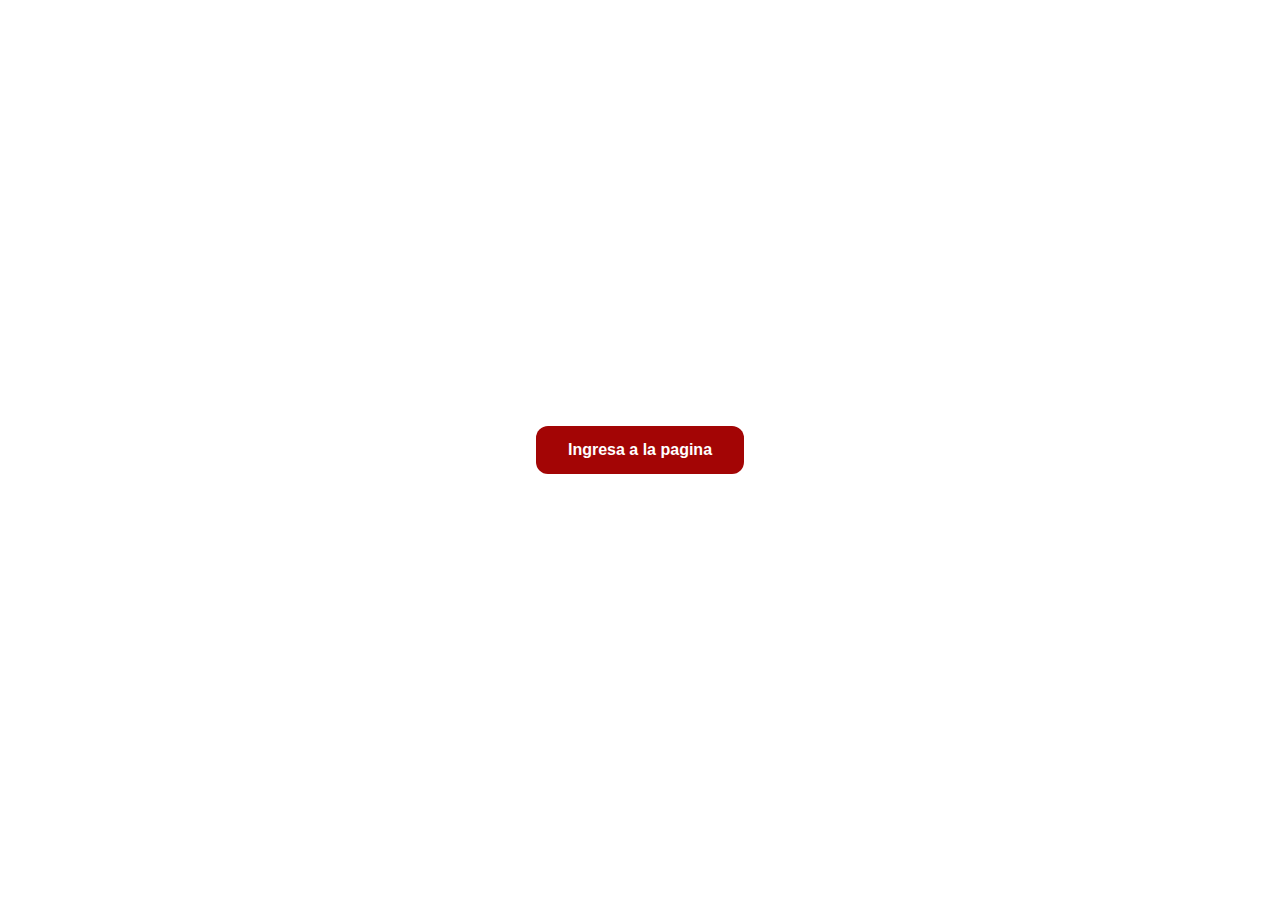
<file: index.html>
<!DOCTYPE html>
<html lang="en">
<head>
    <meta charset="UTF-8">
    <meta name="viewport" content="width=device-width, initial-scale=1.0">
    <title>Entra a la pagina</title>
</head>
<body>
    <style> 
        body {
            margin: 0;
            height: 100vh; 
            display: flex; 
            justify-content: center; 
            align-items: center; 
        }

        button {
            background-color: #a30505; 
            border: none;
            padding: 15px 32px;
            text-align: center;
            text-decoration: none;
            font-size: 16px;
            margin: 4px 2px;
            cursor: pointer;
            border-radius: 12px;
            transition: background-color 0.3s ease;
            font-weight: bold;
        }
        button:hover {
            background-color: #000000;
        }
        a {
            color: white;
            text-decoration: none;
        }
    </style>
    
    <button><a href="/3_Crear_bases_datos_comic/index.html">Ingresa a la pagina</a></button>
</body>
</html>
</file>
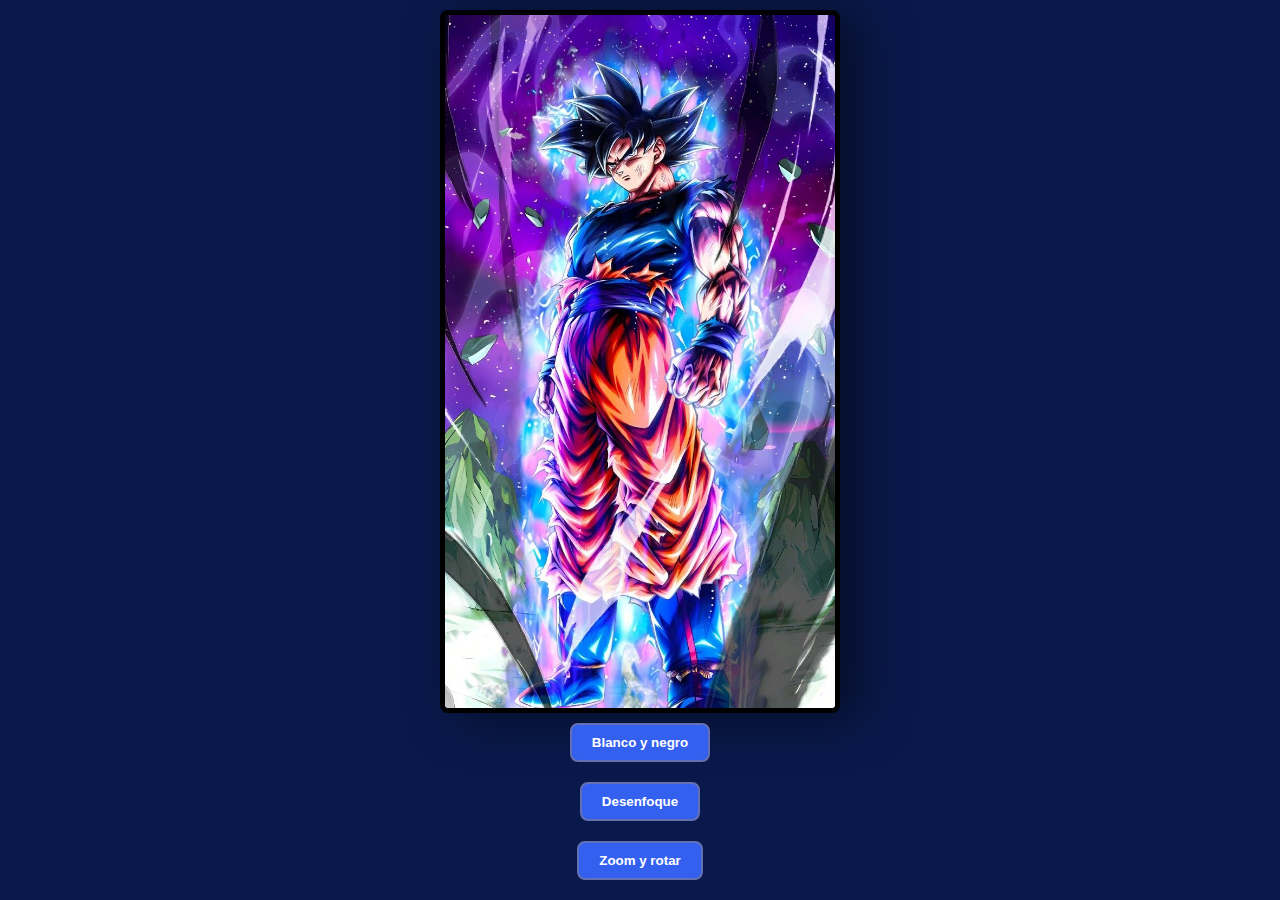
<file: 1_repaso-conceptos/index.html>
<!DOCTYPE html>
<html lang="en">
<head>
    <meta charset="UTF-8">
    <meta name="viewport" content="width=device-width, initial-scale=1.0">
    <title>Whasaaa</title>
    <link rel="stylesheet" href="styles.css">
</head>
<body>
    <img src="ultra goku UI sign db legends (4k).jpg" alt="Goku" id="Goku">
    <button class="btnBlancoNegro">Blanco y negro</button>
    <button class="btnDesenfoque">Desenfoque</button>
    <button class="btnZoomRotar">Zoom y rotar</button>
    <script src="app.js"></script>
</body>
</html>
</file>
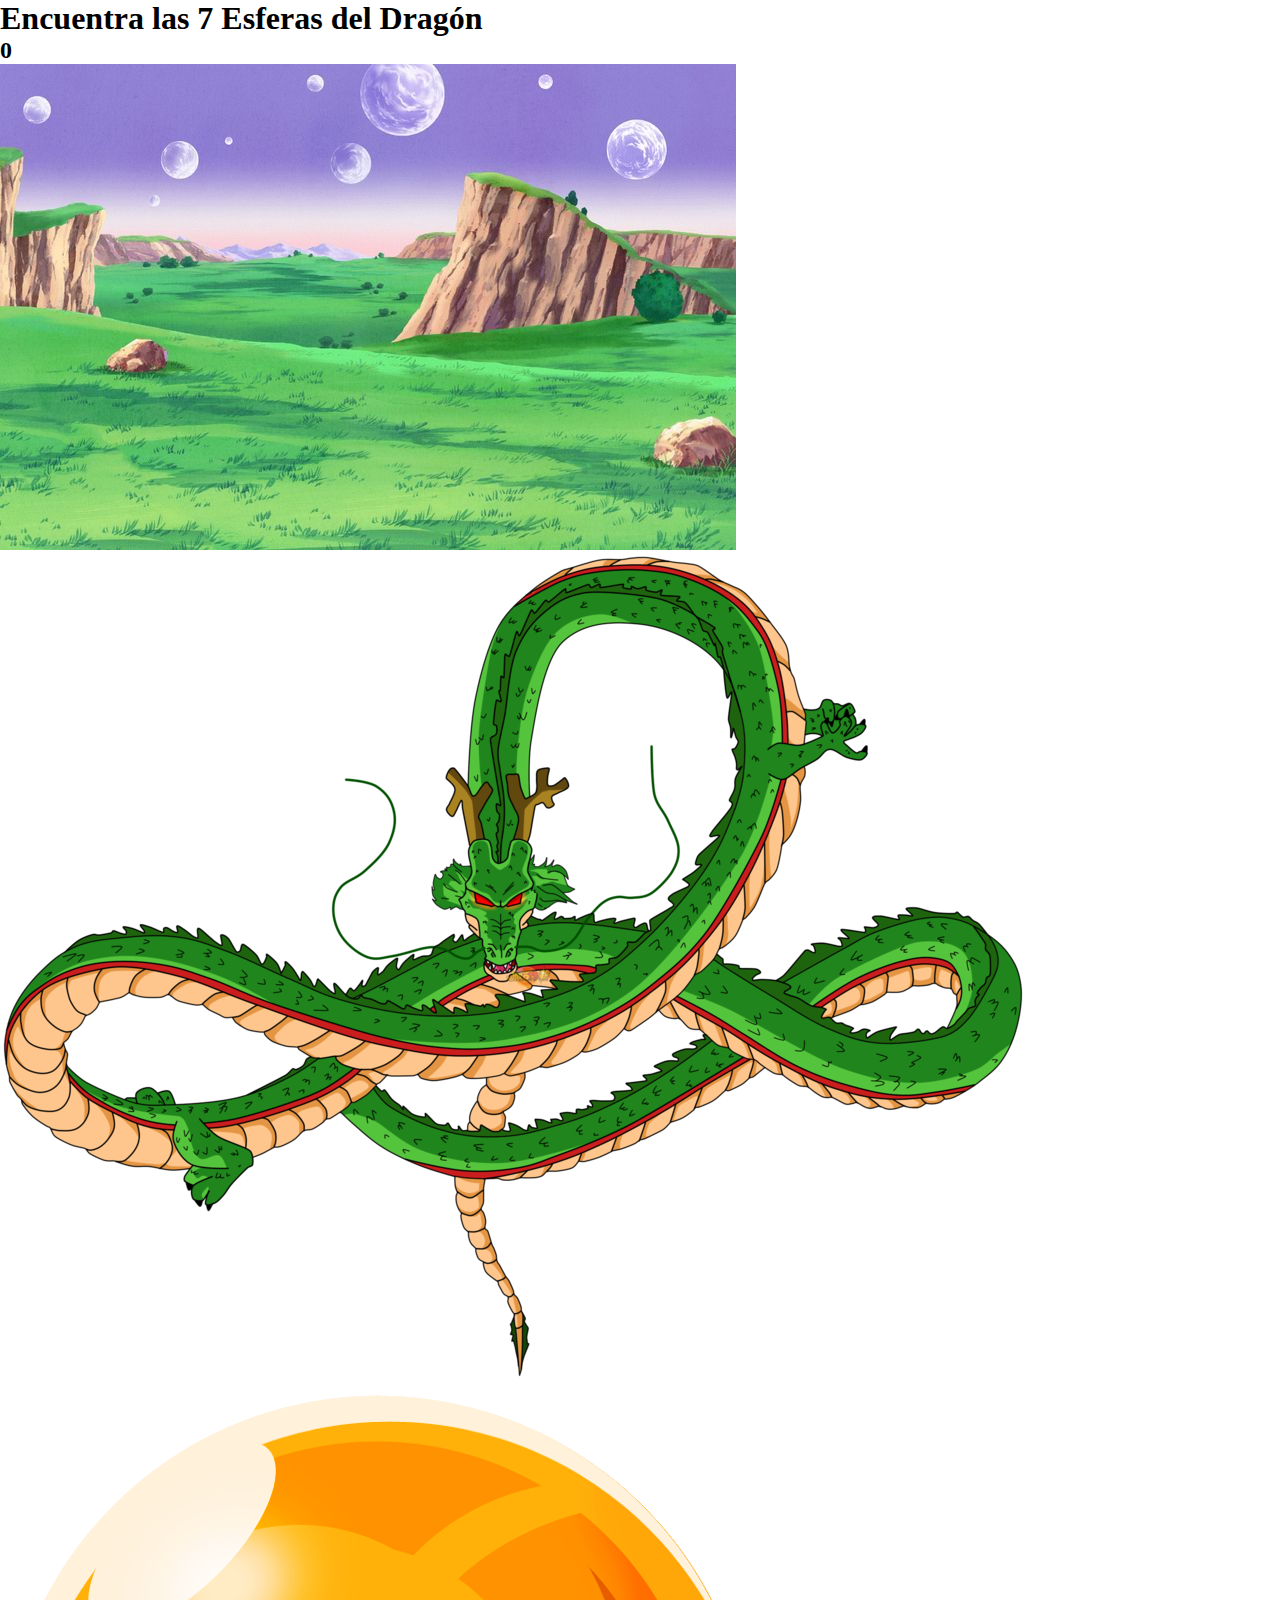
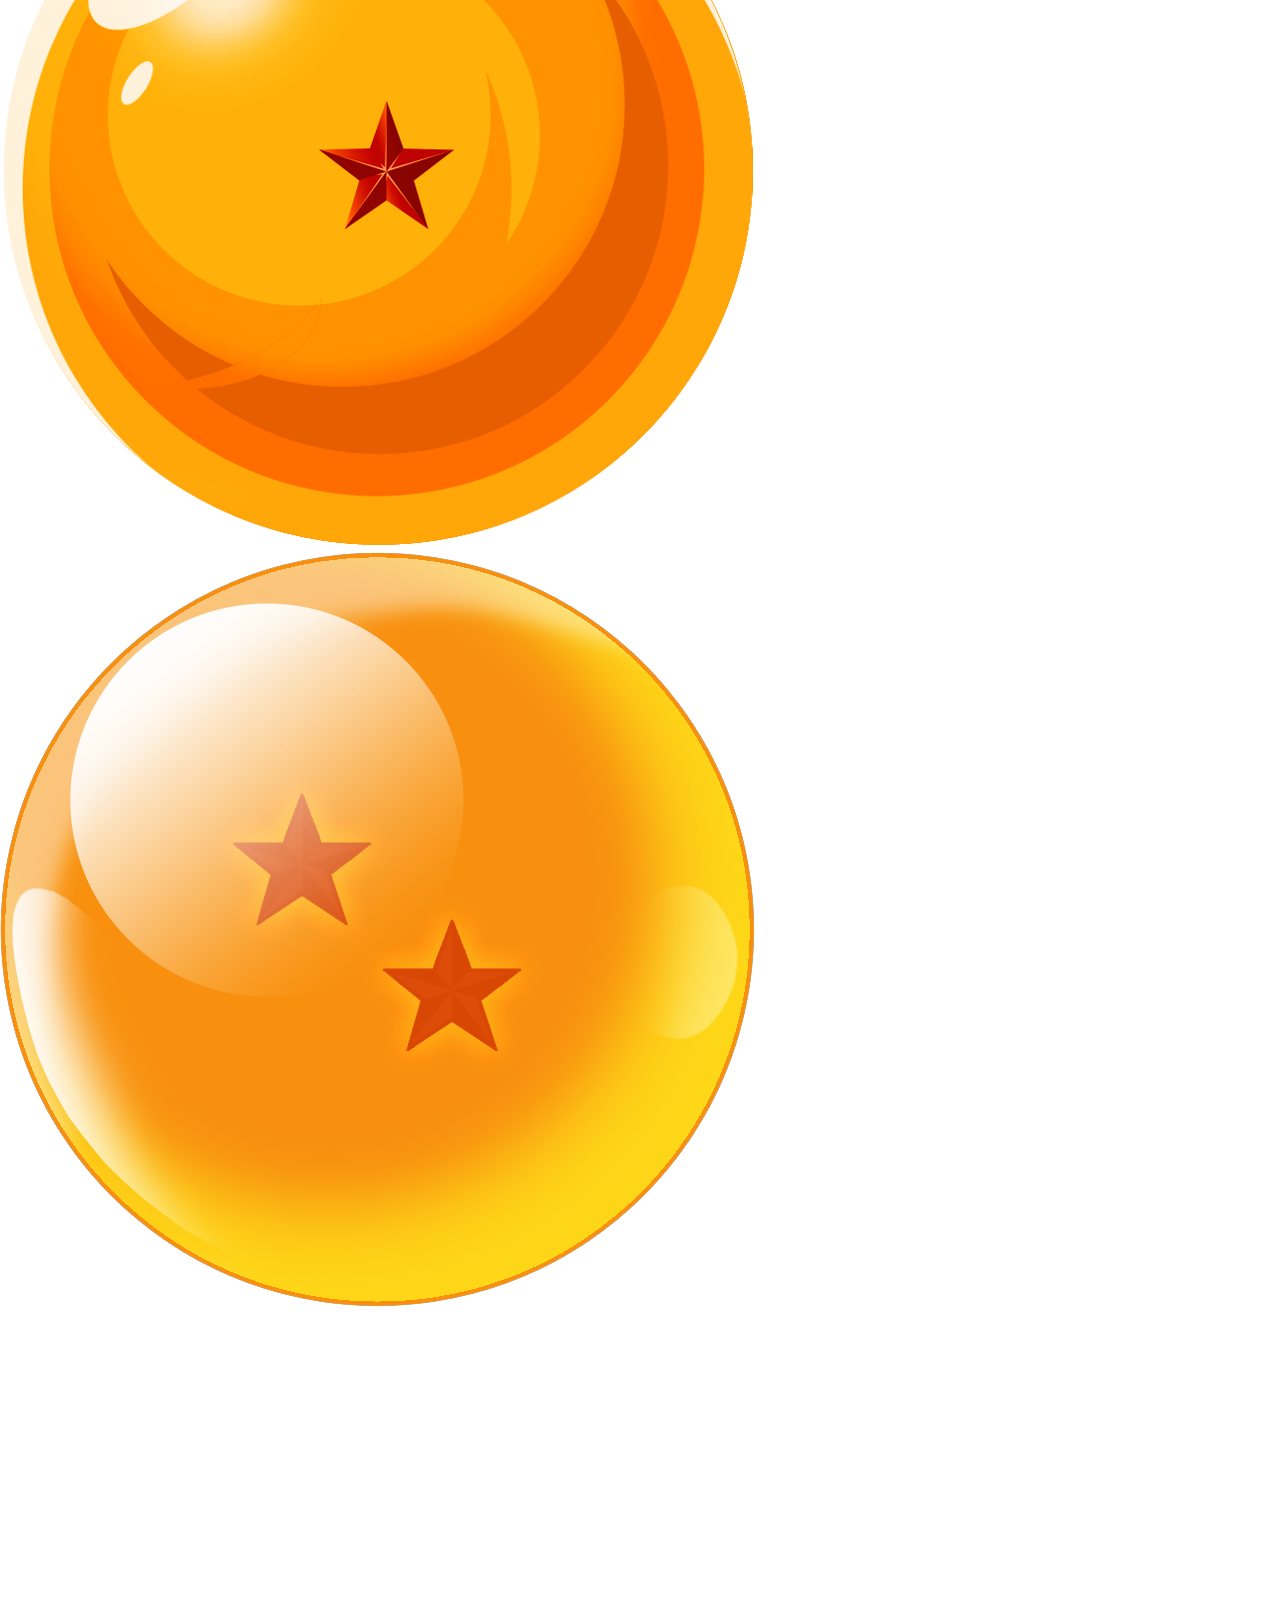
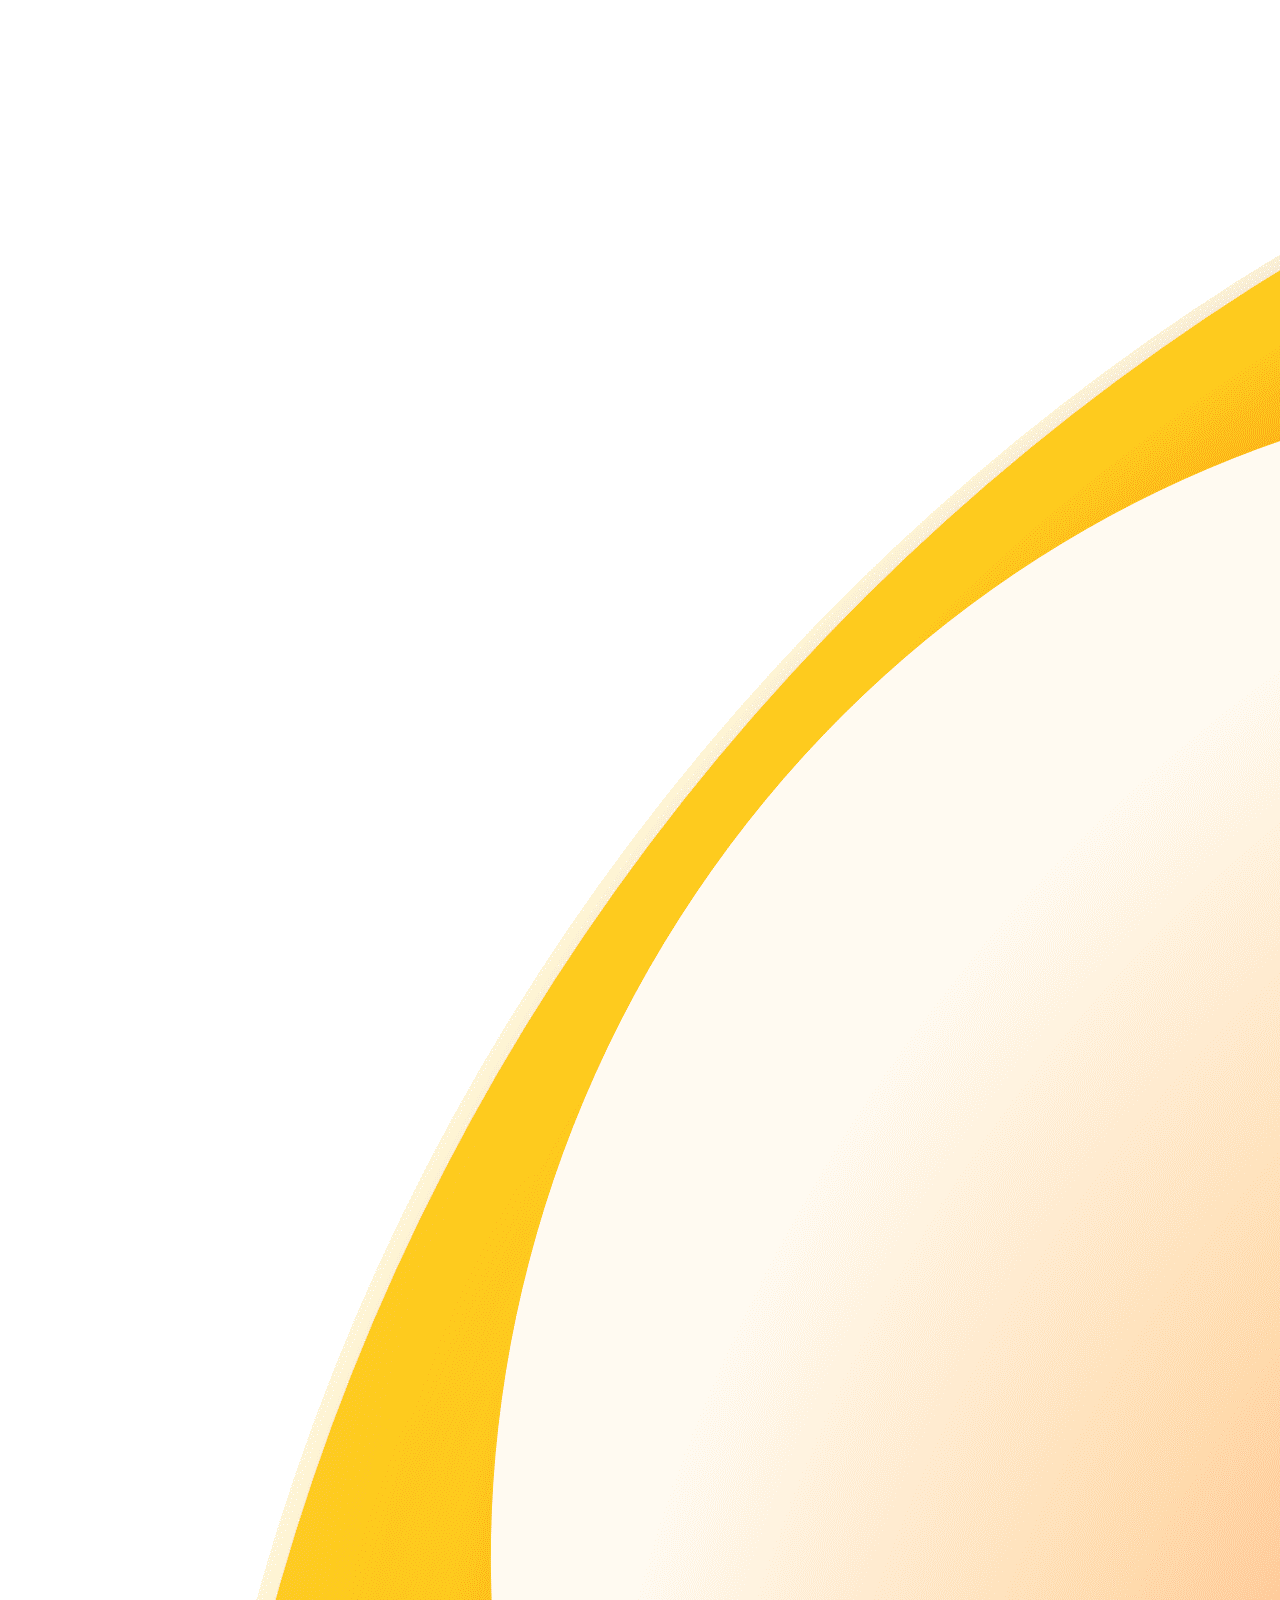
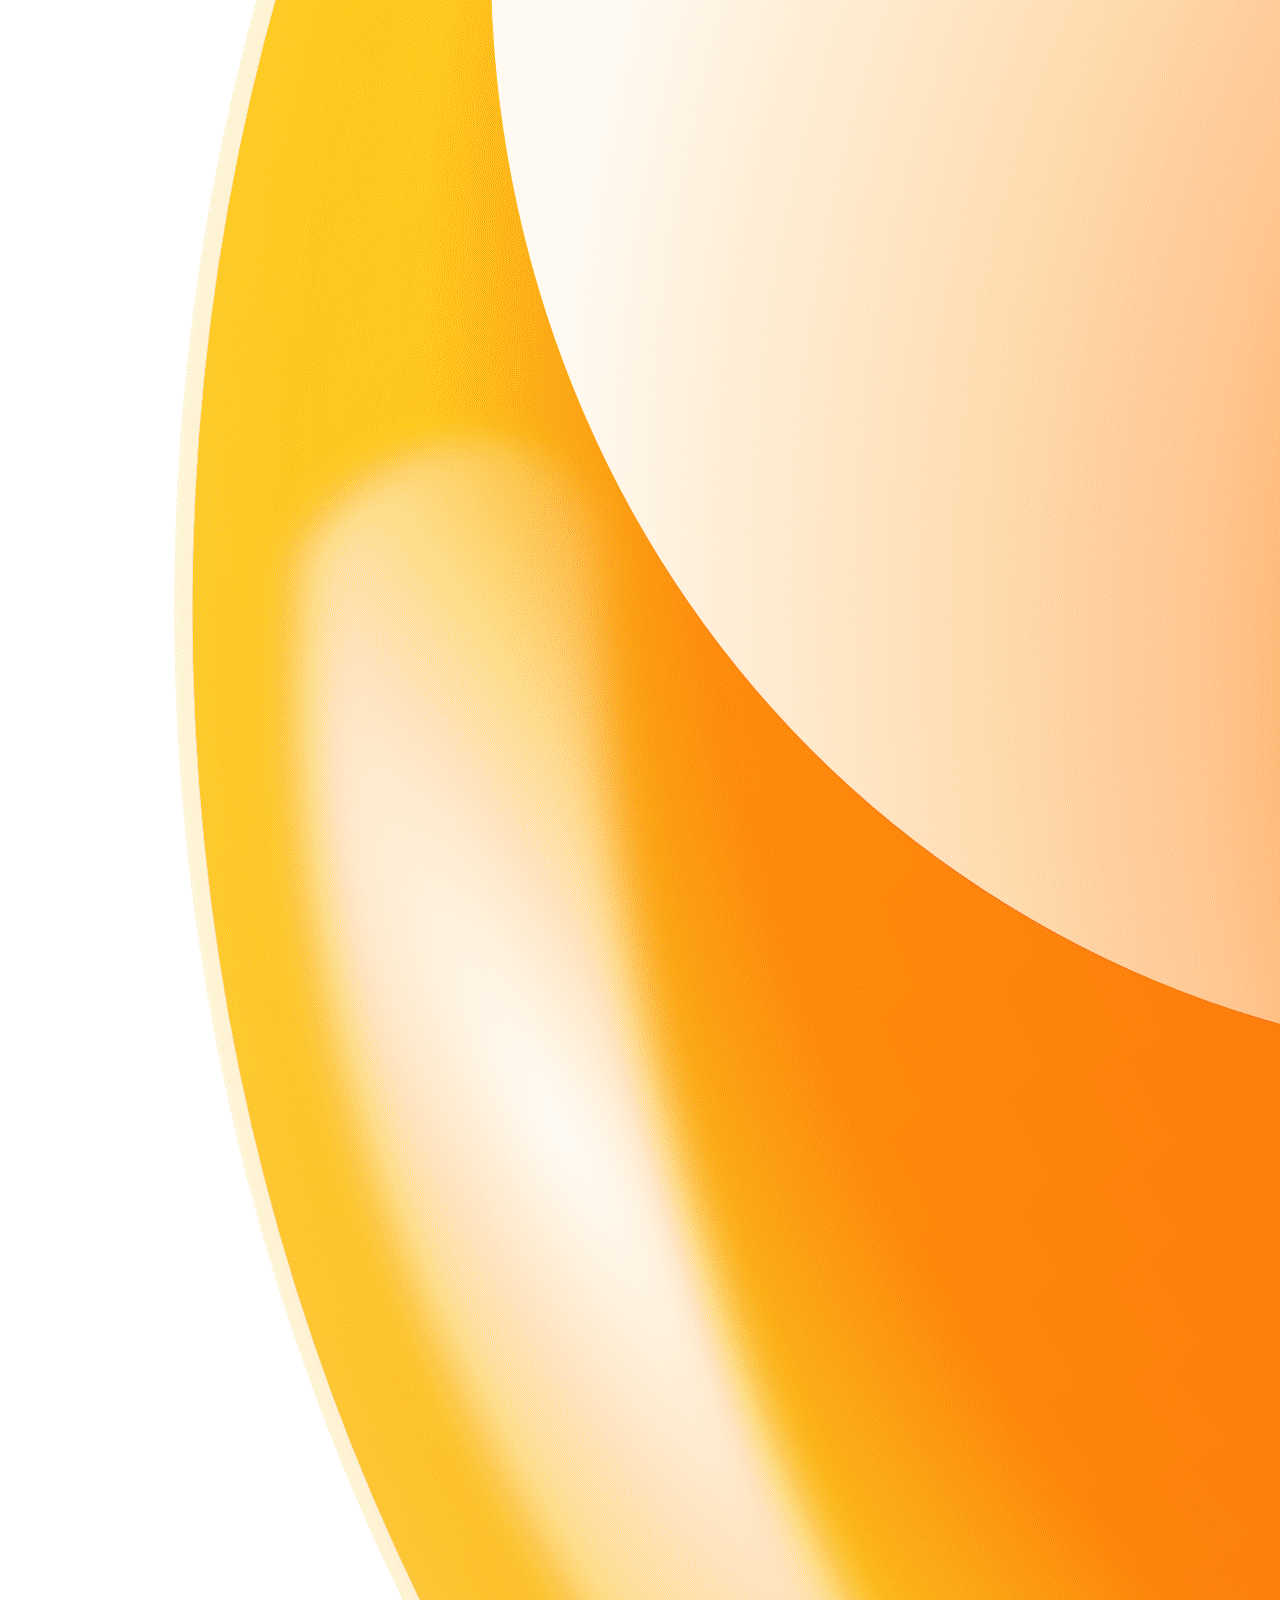
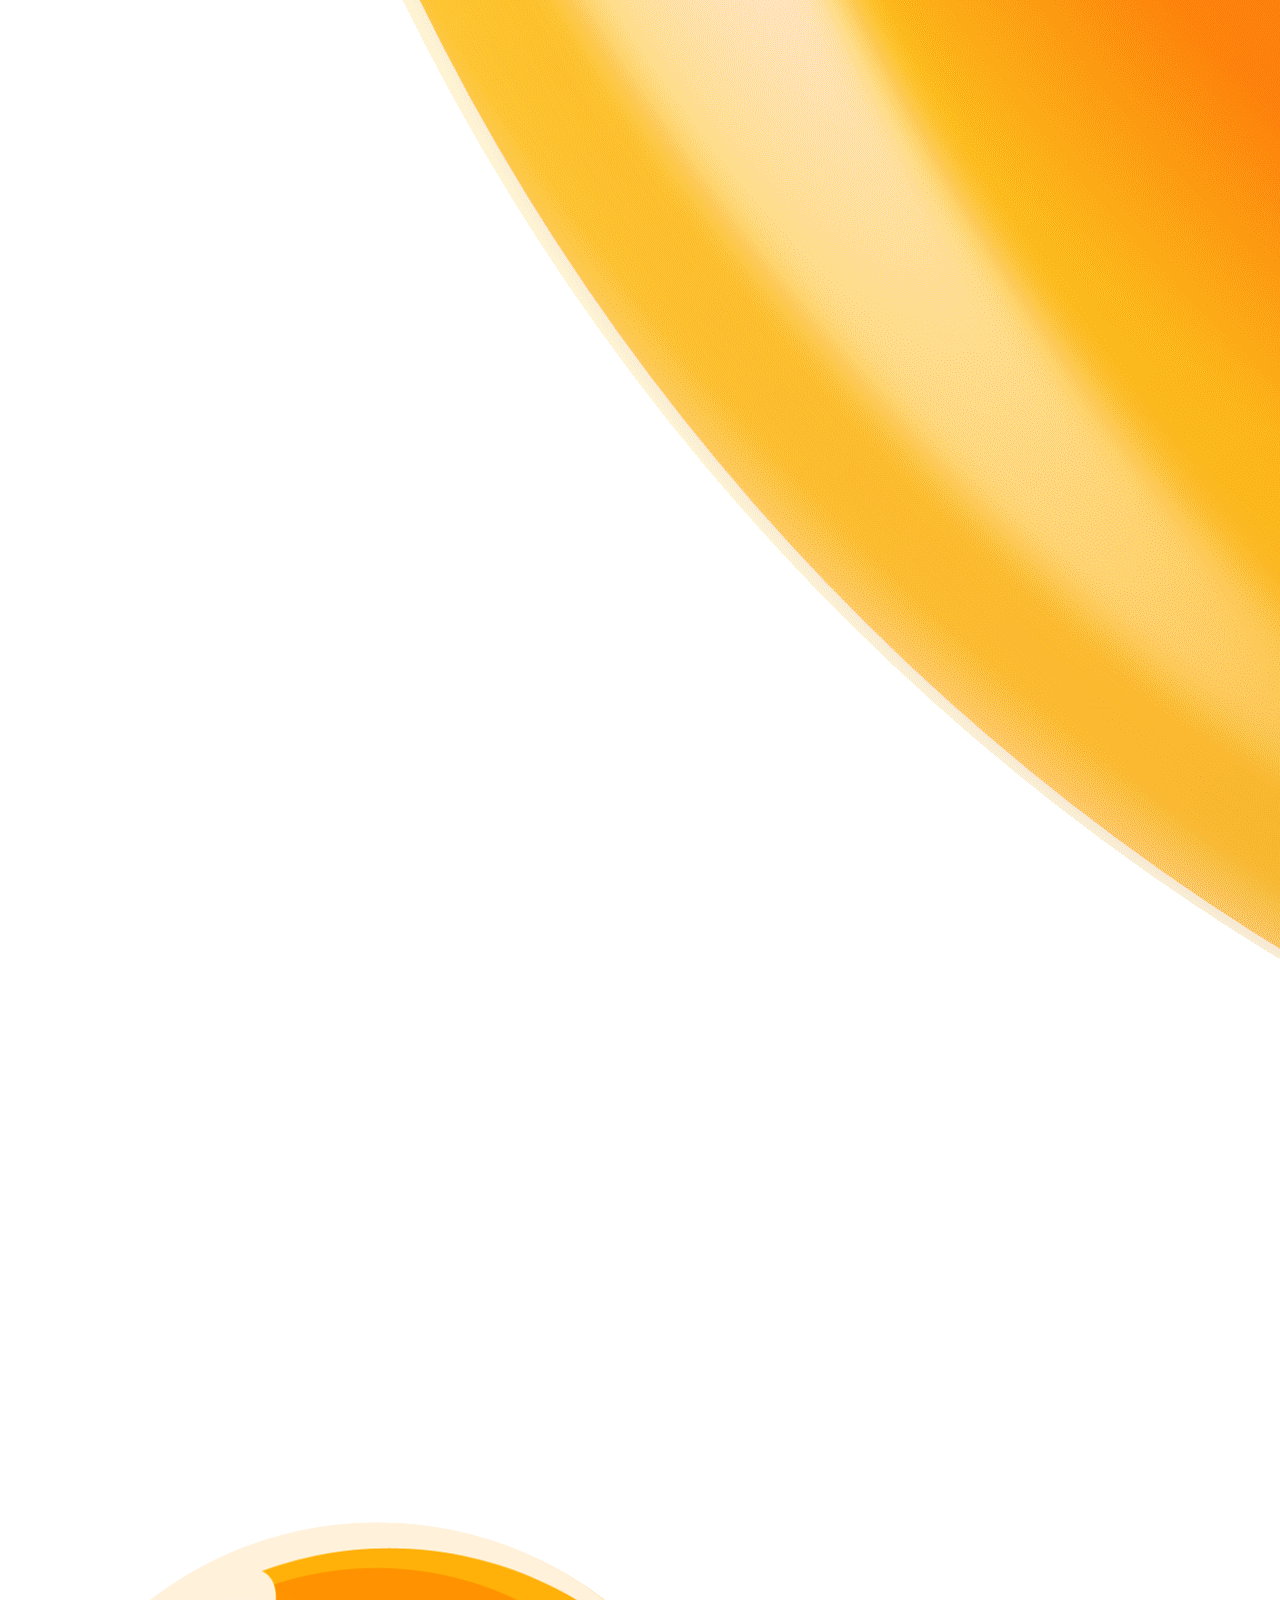
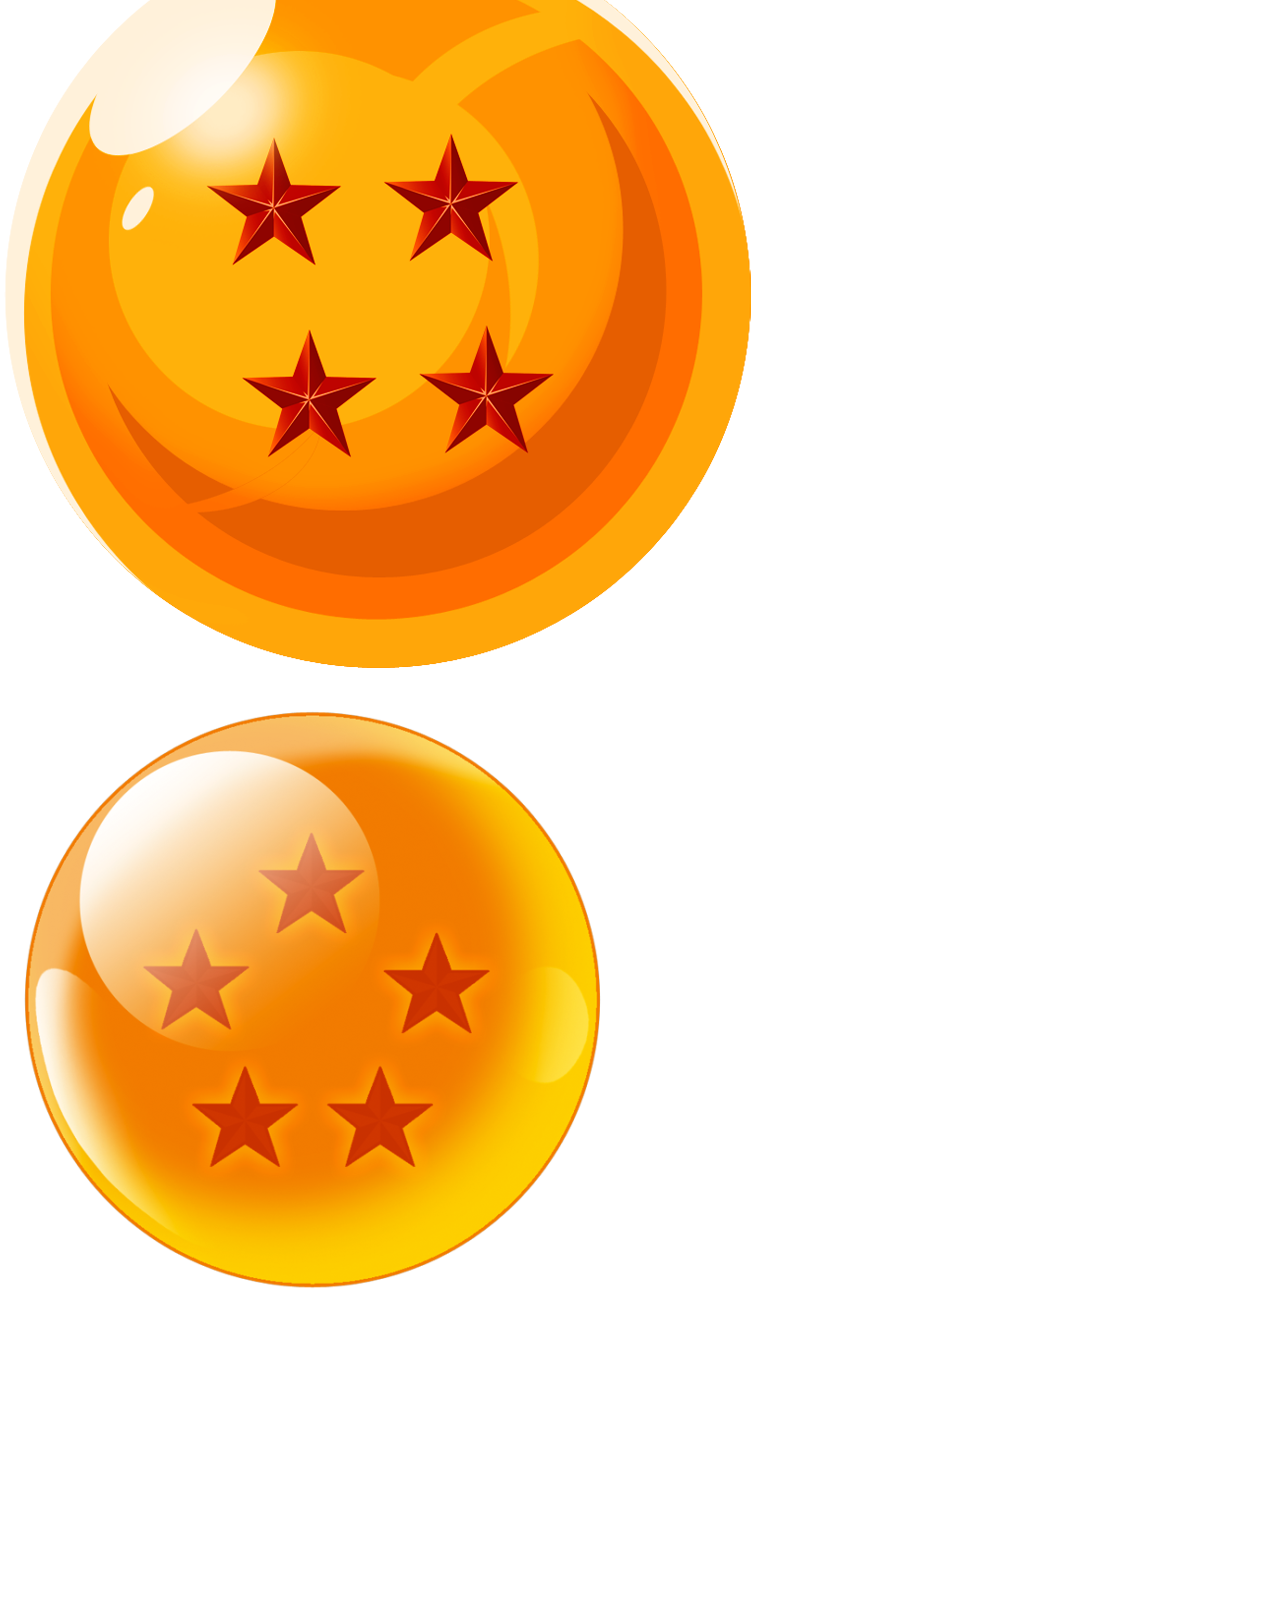
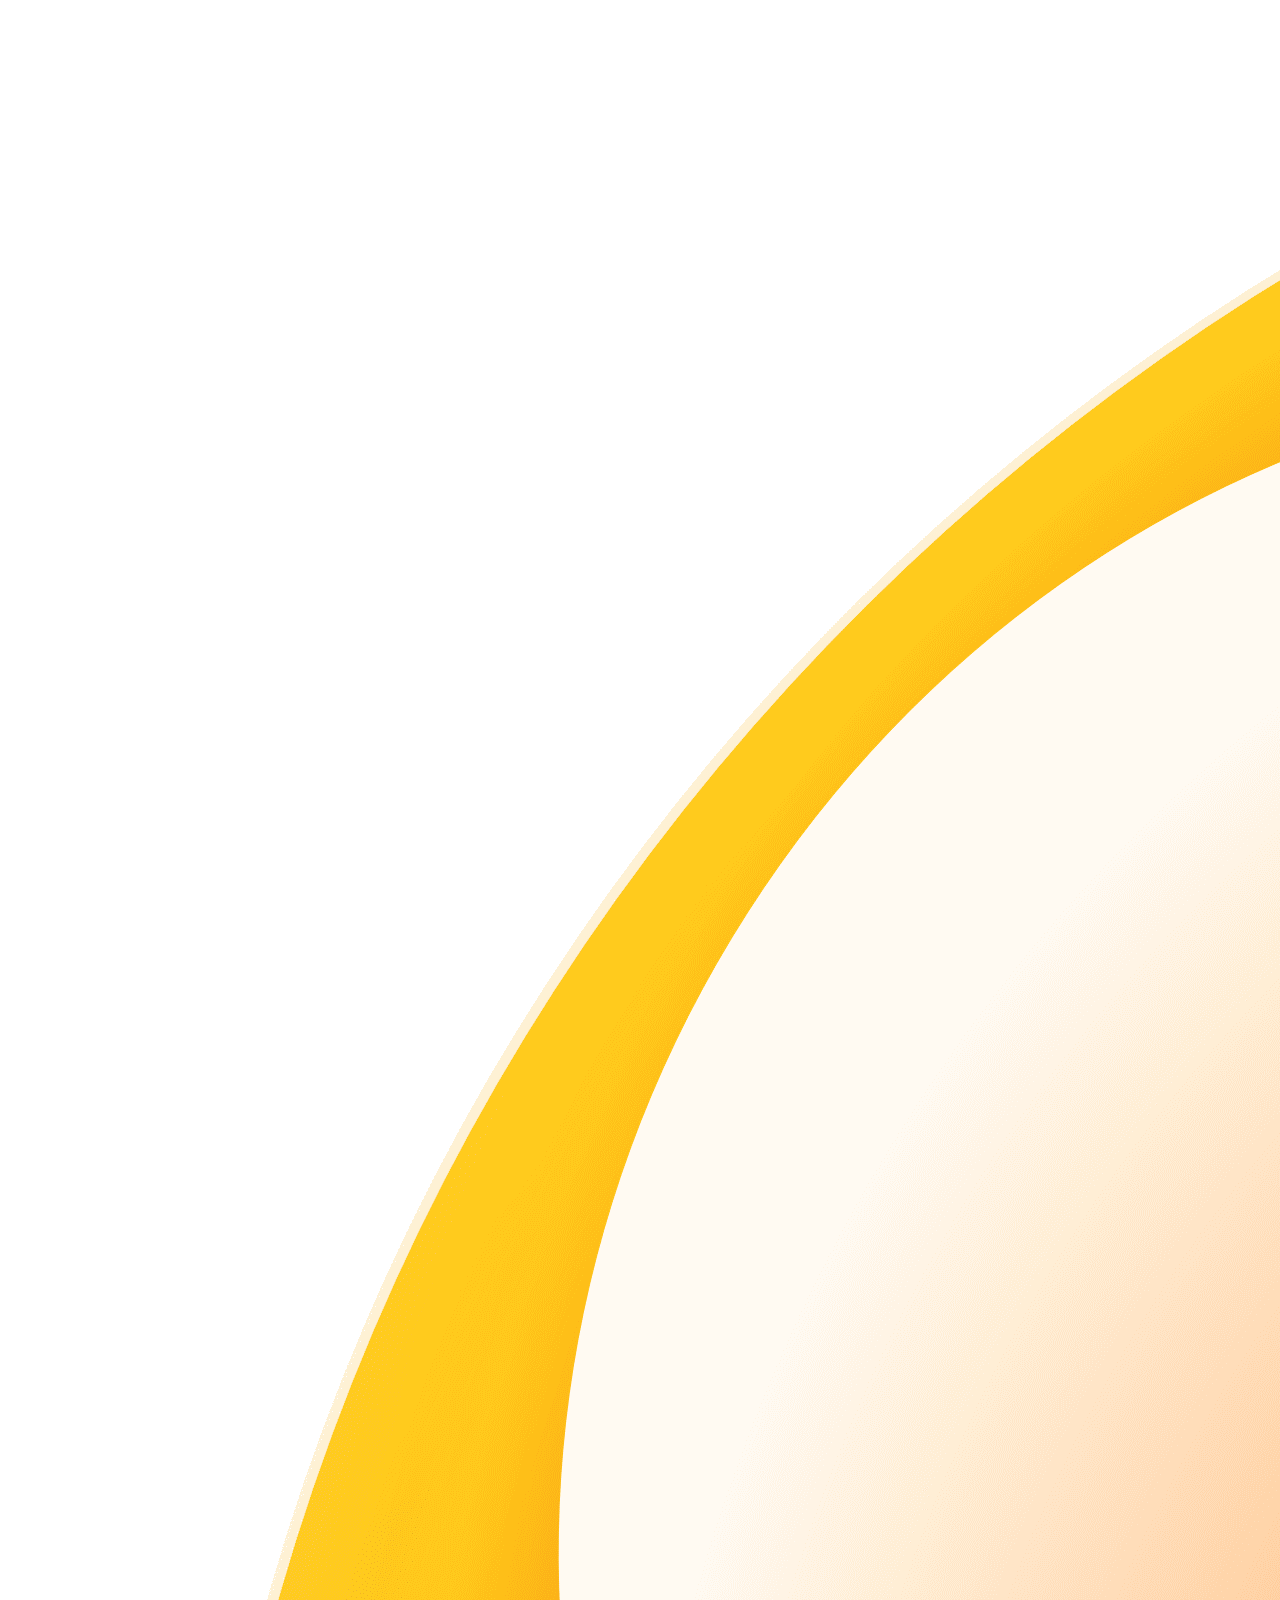
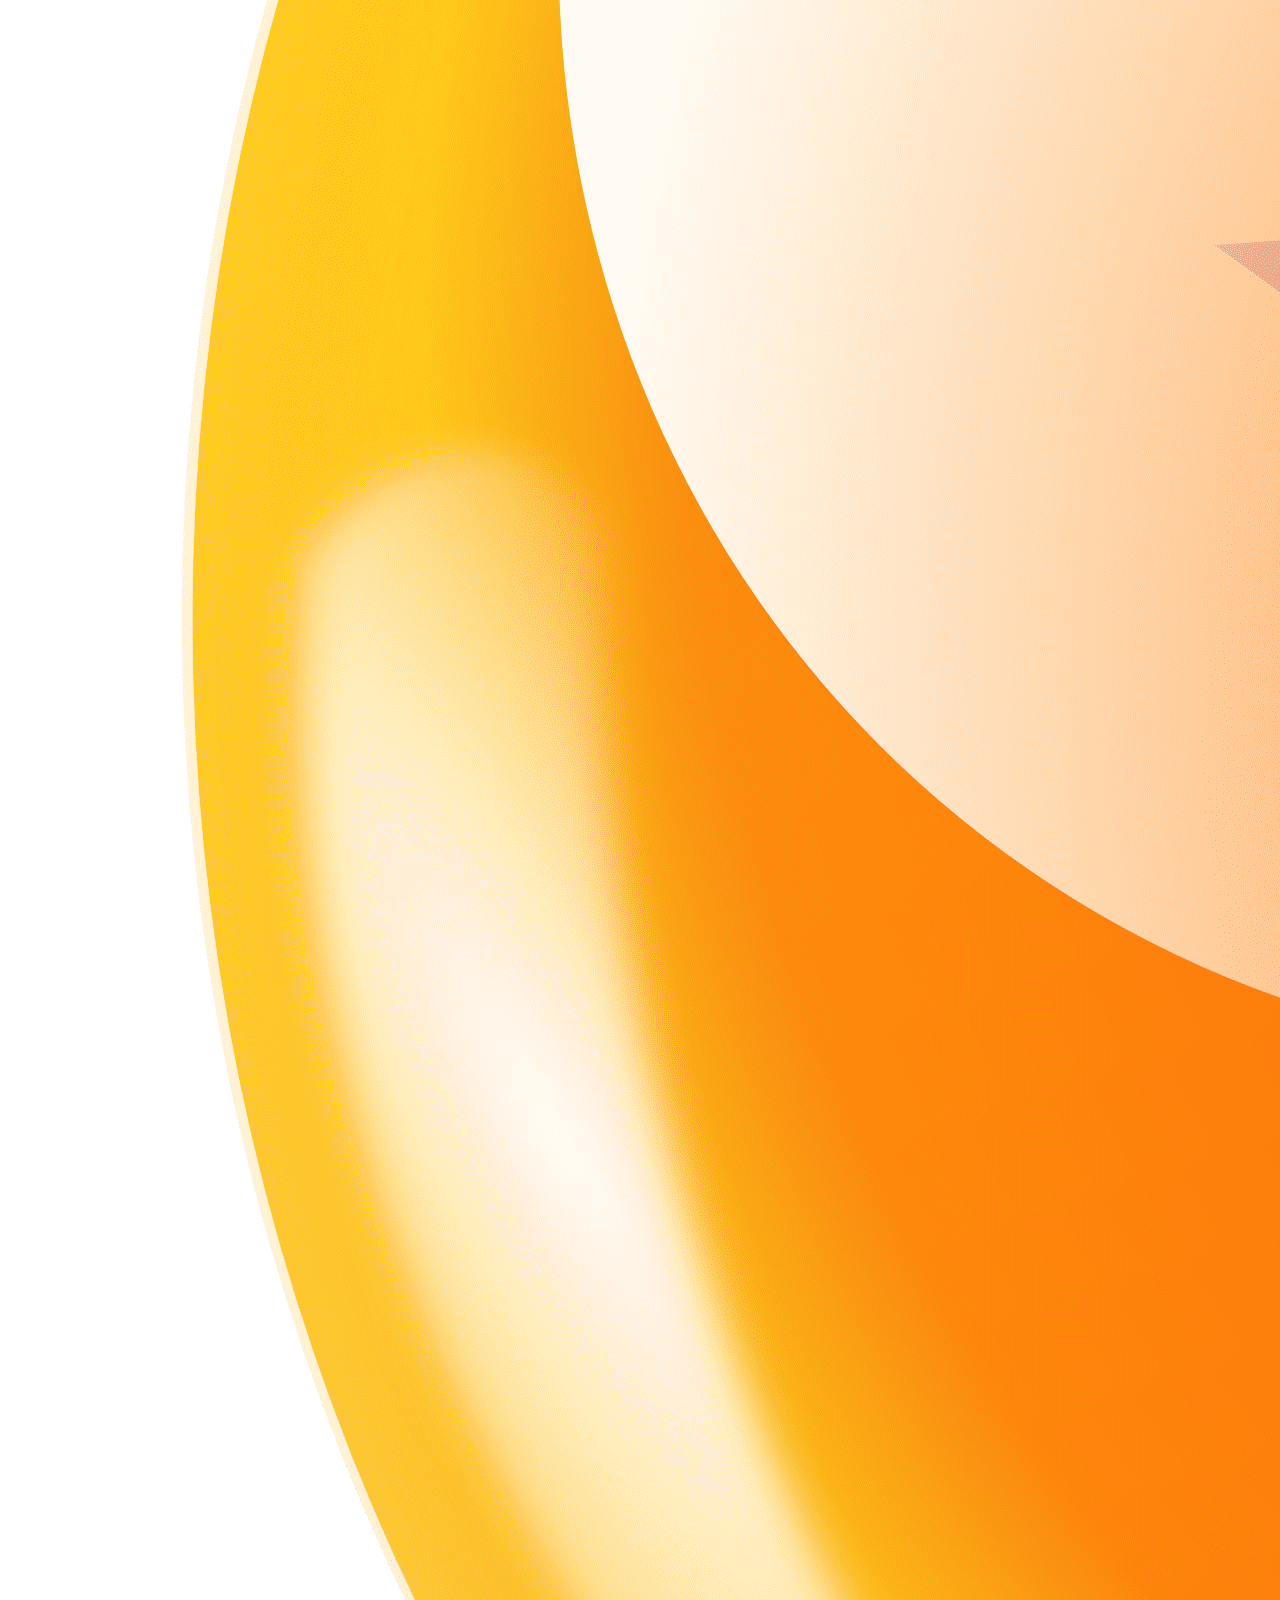
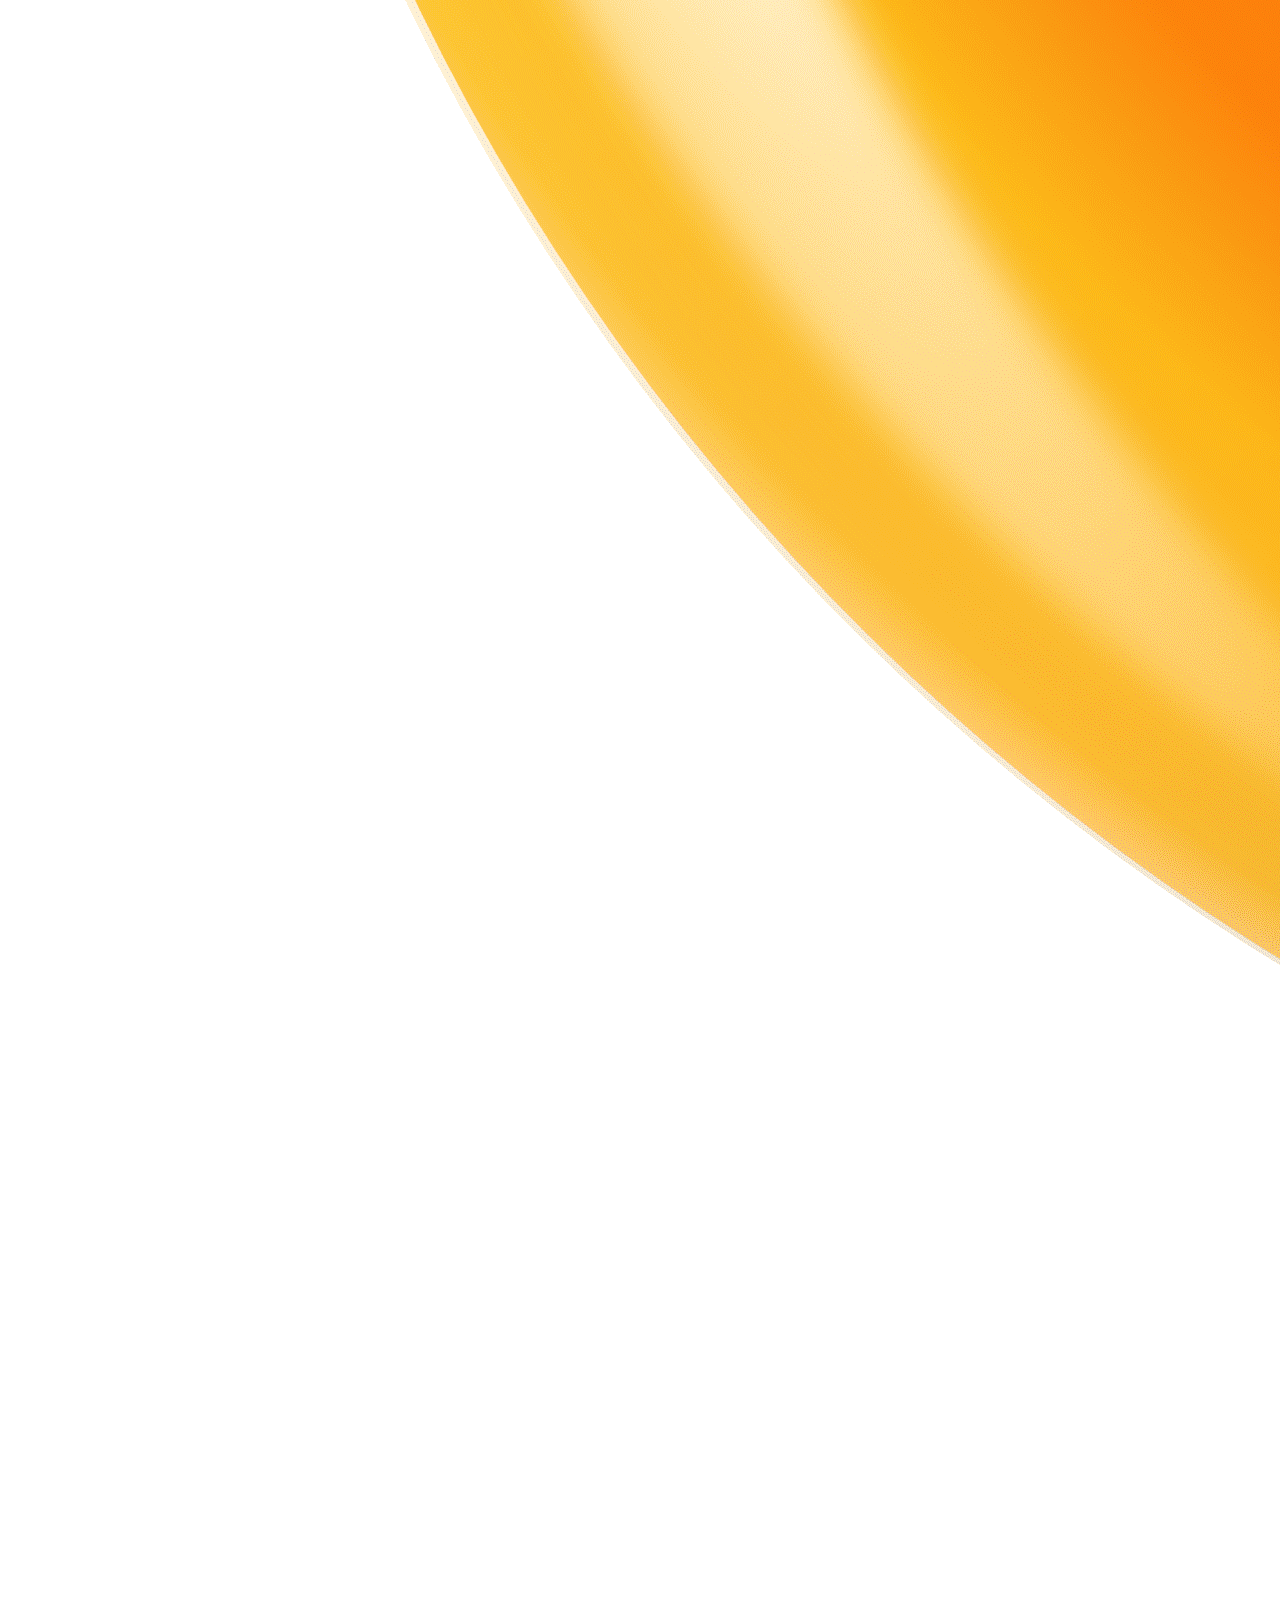
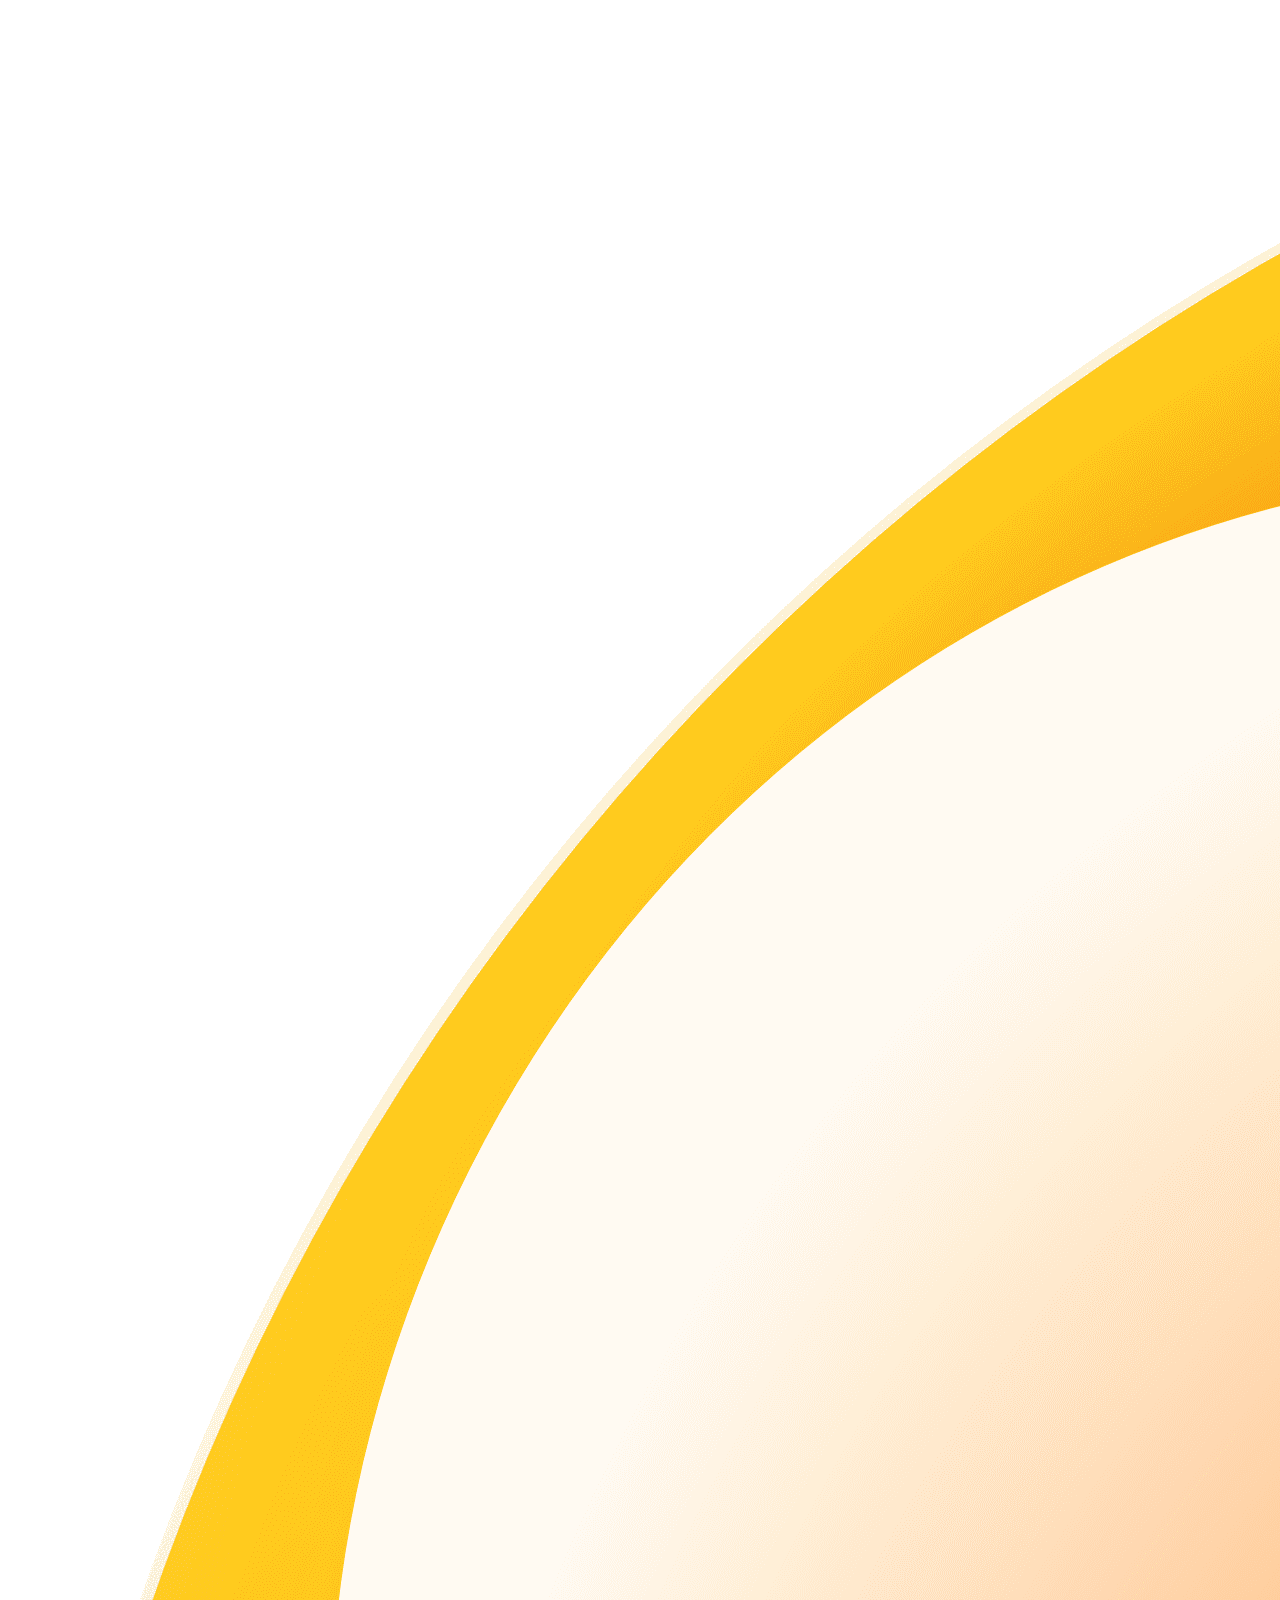
<file: 2_escenario_interactivo/index.html>
<!DOCTYPE html>
<html lang="es">
<head>
    <meta charset="UTF-8">
    <meta name="viewport" content="width=device-width, initial-scale=1.0">
    <title>Invocar a Shen Long</title>
    <link rel="stylesheet" href="style.css">
</head>
<body>

    <h1>Encuentra las 7 Esferas del Dragón</h1>
    <h2 class="contador">0</h2> <!-- Elemento añadido para el contador -->

    <div class="escenario-dragonball">
        <img src="asset/970ef83d6bc79afaaf5dd80f6978846c.jpg" alt="Escenarioboll">
        <div class="asset shenron-animado">
            <img src="asset/pngwing.com.png" alt="Shen Long">
        </div>

        <div class="asset jellyfish esfera esfera-1">
            <img src="asset/pngwing.com (6).png" alt="Esfera de 1 estrella">
        </div>

        <div class="asset jellyfish esfera esfera-2">
            <img src="asset/pngwing.com (1).png" alt="Esfera de 2 estrellas">
        </div>

        <div class="asset jellyfish esfera esfera-3">
            <img src="asset/pngwing.com (2).png" alt="Esfera de 3 estrellas">
        </div>

        <div class="asset jellyfish esfera esfera-4">
            <img src="asset/pngwing.com (3).png" alt="Esfera de 4 estrellas">
        </div>

        <div class="asset jellyfish esfera esfera-5">
            <img src="asset/pngwing.com (4).png" alt="Esfera de 5 estrellas">
        </div>

        <div class="asset jellyfish esfera esfera-6">
            <img src="asset/pngwing.com (5).png" alt="Esfera de 6 estrellas">
        </div>

        <div class="asset jellyfish esfera esfera-7">
            <img src="asset/pngwing.com (7).png" alt="Esfera de 7 estrellas">
        </div>

        <div class="asset goku">
            <img src="asset/goku.png" alt="Goku">  
        </div>
            
        <button id="reiniciar-btn">Volver a buscar las esferas</button>
    </div>

    <script src="index.js"></script>

</body>
</html>
</file>
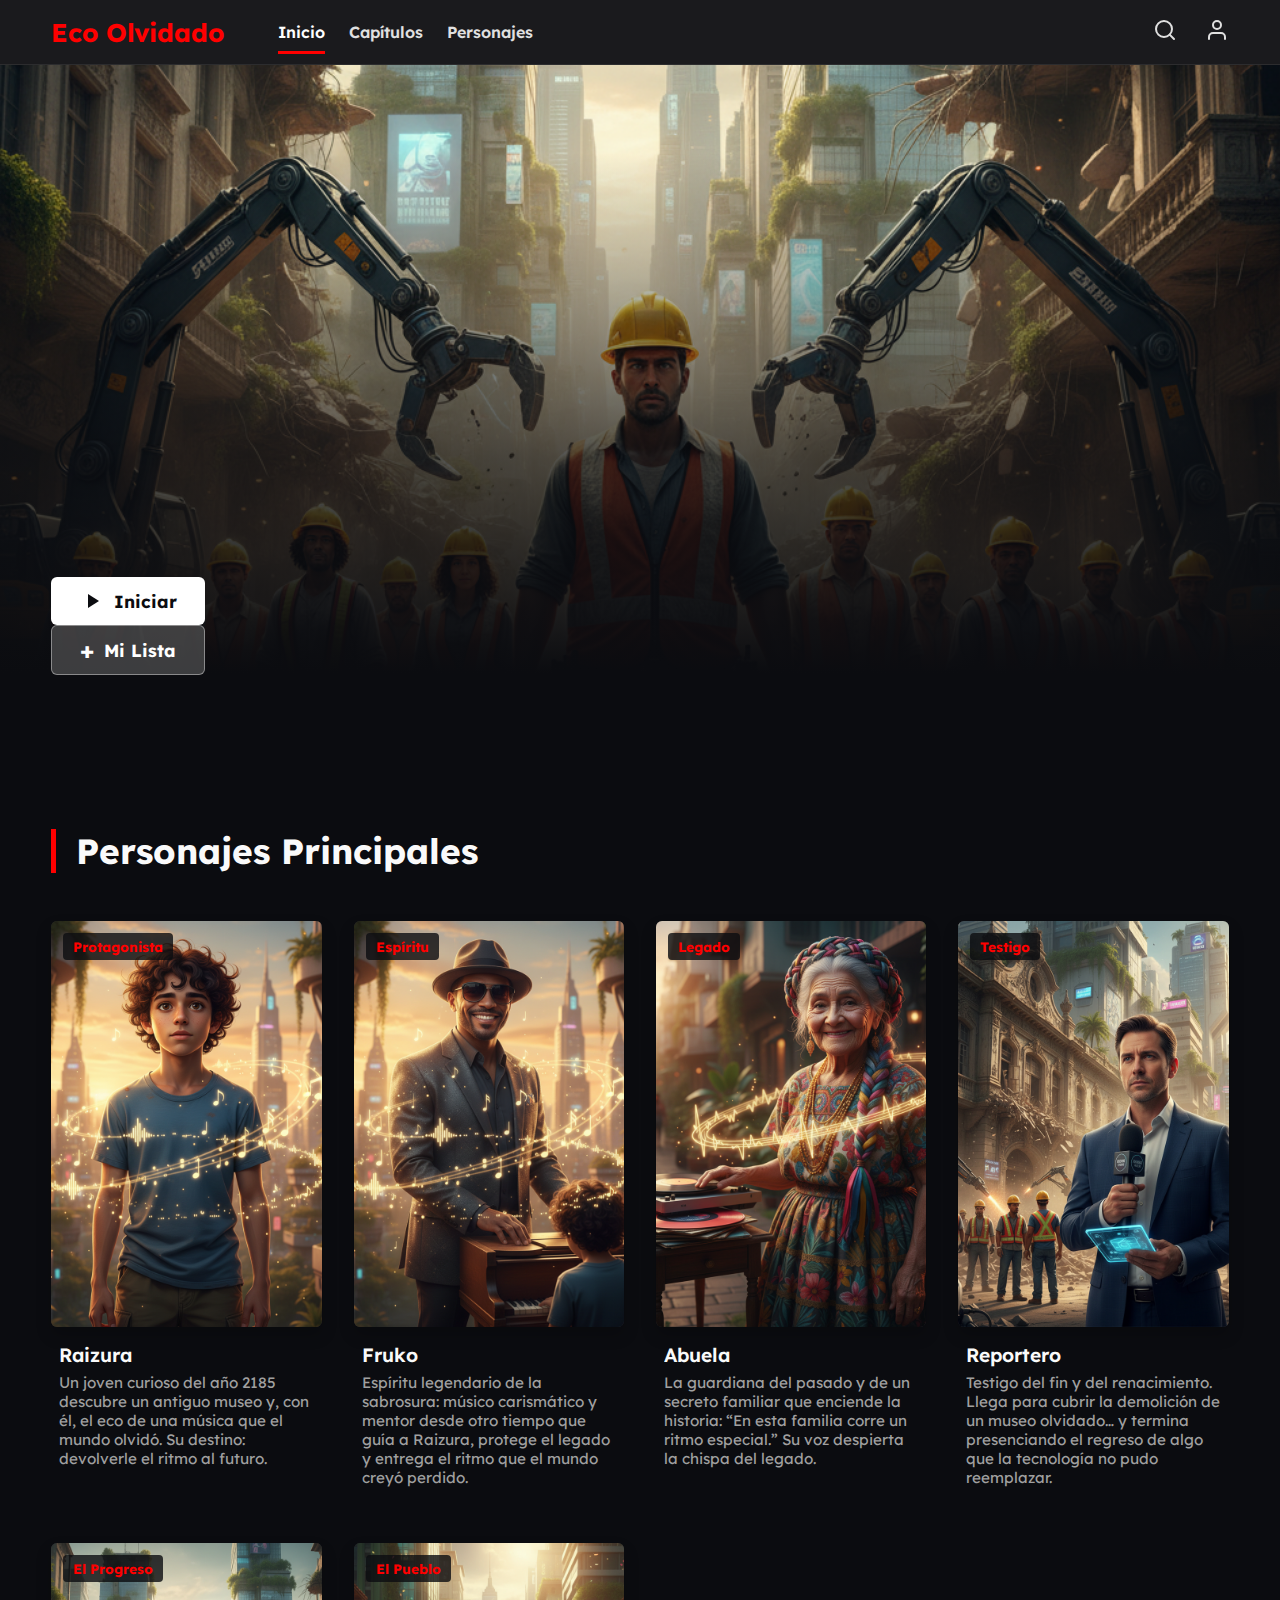
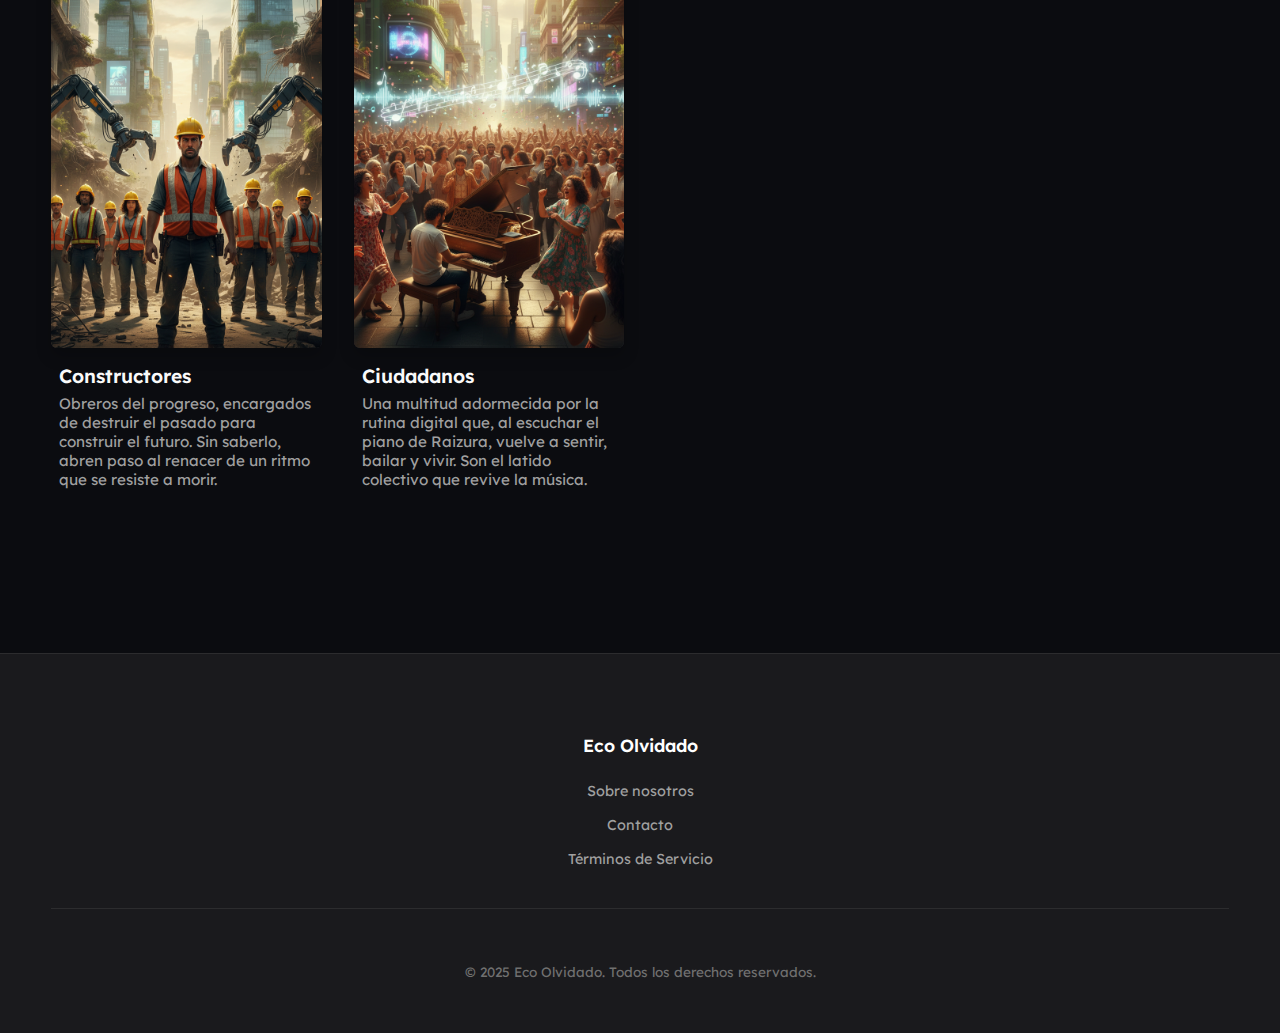
<file: 3_Crear_bases_datos_comic/index.html>
<!DOCTYPE html>
<html lang="es">
<head>
    <meta charset="UTF-8">
    <meta name="viewport" content="width=device-width, initial-scale=1.0">
    <title>Eco Olvidado - Inicio</title>
    <link rel="preconnect" href="https://fonts.googleapis.com">
    <link rel="preconnect" href="https://fonts.gstatic.com" crossorigin>
    <link href="https://fonts.googleapis.com/css2?family=Lato:wght@400;700&family=Lexend:wght@400;500;600;700&display=swap" rel="stylesheet">
    <link rel="stylesheet" href="styles.css">
</head>
<body>

<header class="main-header">
    <nav class="navegacion">
        <div class="nav-left">
            <a href="index.html" class="logo">
                <h1>Eco Olvidado</h1>
            </a>
            <div class="nav-links">
                <a href="index.html" class="active">Inicio</a>
                <a href="index.html">Capítulos</a>
                <a href="index.html">Personajes</a>
            </div>
        </div>
        <div class="nav-right">
            <a href="#" class="header-icon" aria-label="Buscar">
                <svg xmlns="http://www.w3.org/2000/svg" width="24" height="24" viewBox="0 0 24 24" fill="none" stroke="currentColor" stroke-width="2" stroke-linecap="round" stroke-linejoin="round"><circle cx="11" cy="11" r="8"></circle><line x1="21" y1="21" x2="16.65" y2="16.65"></line></svg>
            </a>
            <a href="#" class="header-icon" aria-label="Perfil de usuario">
                <svg xmlns="http://www.w3.org/2000/svg" width="24" height="24" viewBox="0 0 24 24" fill="none" stroke="currentColor" stroke-width="2" stroke-linecap="round" stroke-linejoin="round"><path d="M20 21v-2a4 4 0 0 0-4-4H8a4 4 0 0 0-4 4v2"></path><circle cx="12" cy="7" r="4"></circle></svg>
            </a>
        </div>
    </nav>
</header>

<main class="contenido-principal">
    
    <section class="hero-banner">
        <div class="hero-background">
        </div>
        <div class="hero-gradient"></div>
        <div class="hero-content">
            
                <a href="#" class="btn btn-primary">
                    <svg xmlns="http://www.w3.org/2000/svg" width="24" height="24" viewBox="0 0 24 24" fill="currentColor" stroke="currentColor" stroke-width="0" stroke-linecap="round" stroke-linejoin="round"><path d="M8 5v14l11-7z"></path></svg>
                    <span>Iniciar</span>
                </a>
                <a href="#" class="btn btn-secondary">
                    <span>+</span>
                    <span>Mi Lista</span>
                </a>
            </div>
        </div>
    </section>

    <h2 class="section-title">Personajes Principales</h2>
    <div class="grid-container">
        
        <div class="card">
            <a href="#" class="card-link">
                <div class="card-image-container">
                    <div class="card-tag">Protagonista</div>
                    <img src="Generated Image November 12, 2025 - 4_35PM.png" alt="Raizura">
                </div>
                <div class="card-content">
                    <h3 class="card-title">Raizura</h3>
                    <p class="card-description">Un joven curioso del año 2185 descubre un antiguo museo y, con él, el eco de una música que el mundo olvidó. Su destino: devolverle el ritmo al futuro.</p>
                </div>
            </a>
        </div>

        <div class="card">
            <a href="#" class="card-link">
                <div class="card-image-container">
                    <div class="card-tag">Espíritu</div>
                    <img src="Generated Image November 12, 2025 - 4_35PM (2).png" alt="Fruko">
                </div>
                <div class="card-content">
                    <h3 class="card-title">Fruko</h3>
                    <p class="card-description">Espíritu legendario de la sabrosura: músico carismático y mentor desde otro tiempo que guía a Raizura, protege el legado y entrega el ritmo que el mundo creyó perdido.</p>
                </div>
            </a>
        </div>

        <div class="card">
            <a href="#" class="card-link">
                <div class="card-image-container">
                    <div class="card-tag">Legado</div>
                    <img src="Generated Image November 12, 2025 - 4_35PM (1).png" alt="Abuela">
                </div>
                <div class="card-content">
                    <h3 class="card-title">Abuela</h3>
                    <p class="card-description">La guardiana del pasado y de un secreto familiar que enciende la historia: “En esta familia corre un ritmo especial.” Su voz despierta la chispa del legado.</p>
                </div>
            </a>
        </div>
            
        <div class="card">
            <a href="#" class="card-link">
                <div class="card-image-container">
                    <div class="card-tag">Testigo</div>
                    <img src="Generated Image November 12, 2025 - 4_35PM (3).png" alt="Reportero">
                </div>
                <div class="card-content">
                    <h3 class="card-title">Reportero</h3>
                    <p class="card-description">Testigo del fin y del renacimiento. Llega para cubrir la demolición de un museo olvidado… y termina presenciando el regreso de algo que la tecnología no pudo reemplazar.</p>
                </div>
            </a>
        </div>

        <div class="card">
            <a href="#" class="card-link">
                <div class="card-image-container">
                    <div class="card-tag">El Progreso</div>
                    <img src="Generated Image November 12, 2025 - 4_44PM.png" alt="Constructores">
                </div>
                <div class="card-content">
                    <h3 class="card-title">Constructores</h3>
                    <p class="card-description">Obreros del progreso, encargados de destruir el pasado para construir el futuro. Sin saberlo, abren paso al renacer de un ritmo que se resiste a morir.</p>
                </div>
            </a>
        </div>

        <div class="card">
            <a href="#" class="card-link">
                <div class="card-image-container">
                    <div class="card-tag">El Pueblo</div>
                    <img src="Generated Image November 12, 2025 - 4_44PM (1).png" alt="Ciudadanos">
                </div>
                <div class="card-content">
                    <h3 class="card-title">Ciudadanos</h3>
                    <p class="card-description">Una multitud adormecida por la rutina digital que, al escuchar el piano de Raizura, vuelve a sentir, bailar y vivir. Son el latido colectivo que revive la música.</p>
                </div>
            </a>
        </div>
    </div>
</main>

<footer class="main-footer-container">
    <div class="footer-content">
        <div class="footer-section footer-brand">
            <h4>Eco Olvidado</h4>
            <a href="#">Sobre nosotros</a>
            <a href="#">Contacto</a>
            <a href="#">Términos de Servicio</a>
        </div>
    </div>
    <div class="footer-copyright">
        <p>&copy; 2025 Eco Olvidado. Todos los derechos reservados.</p>
    </div>


    <script src="bd.js"></script>
    <script src="app.js"></script>
</footer>
</body>
</html>
</file>
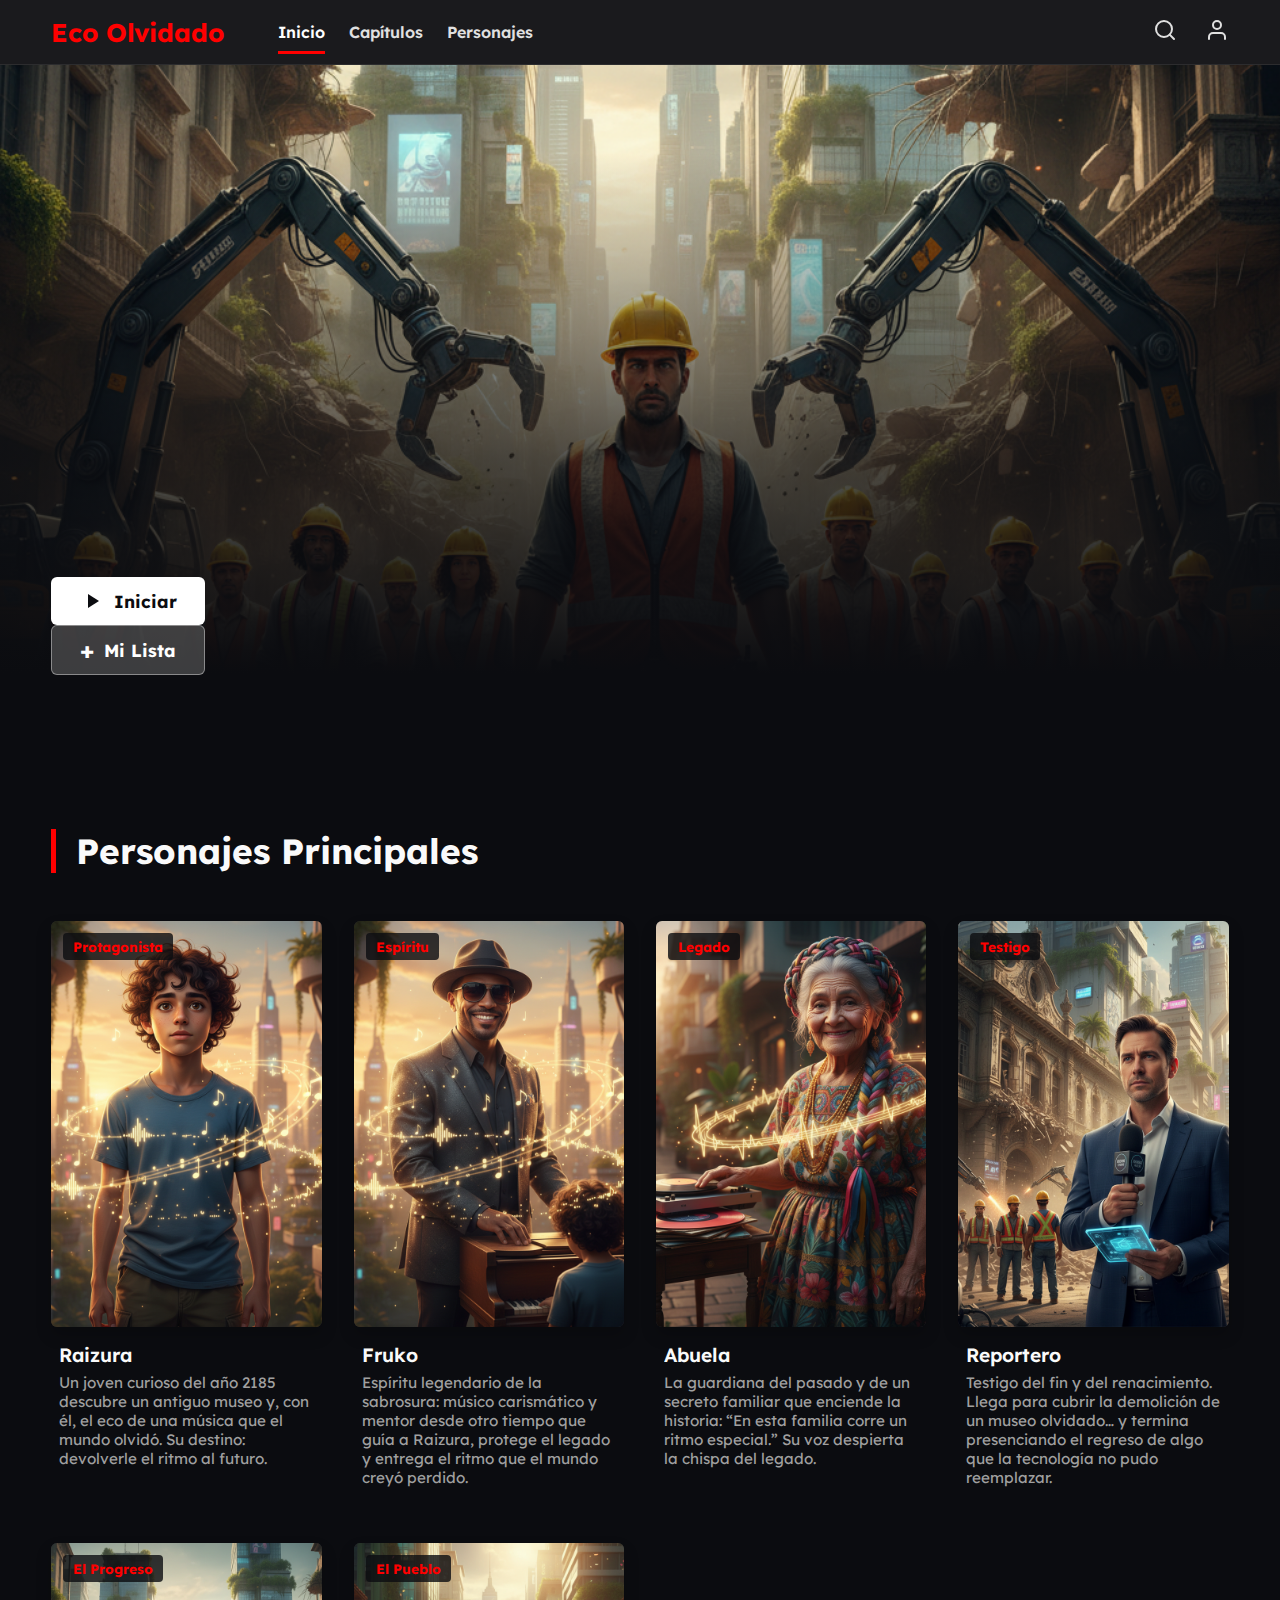
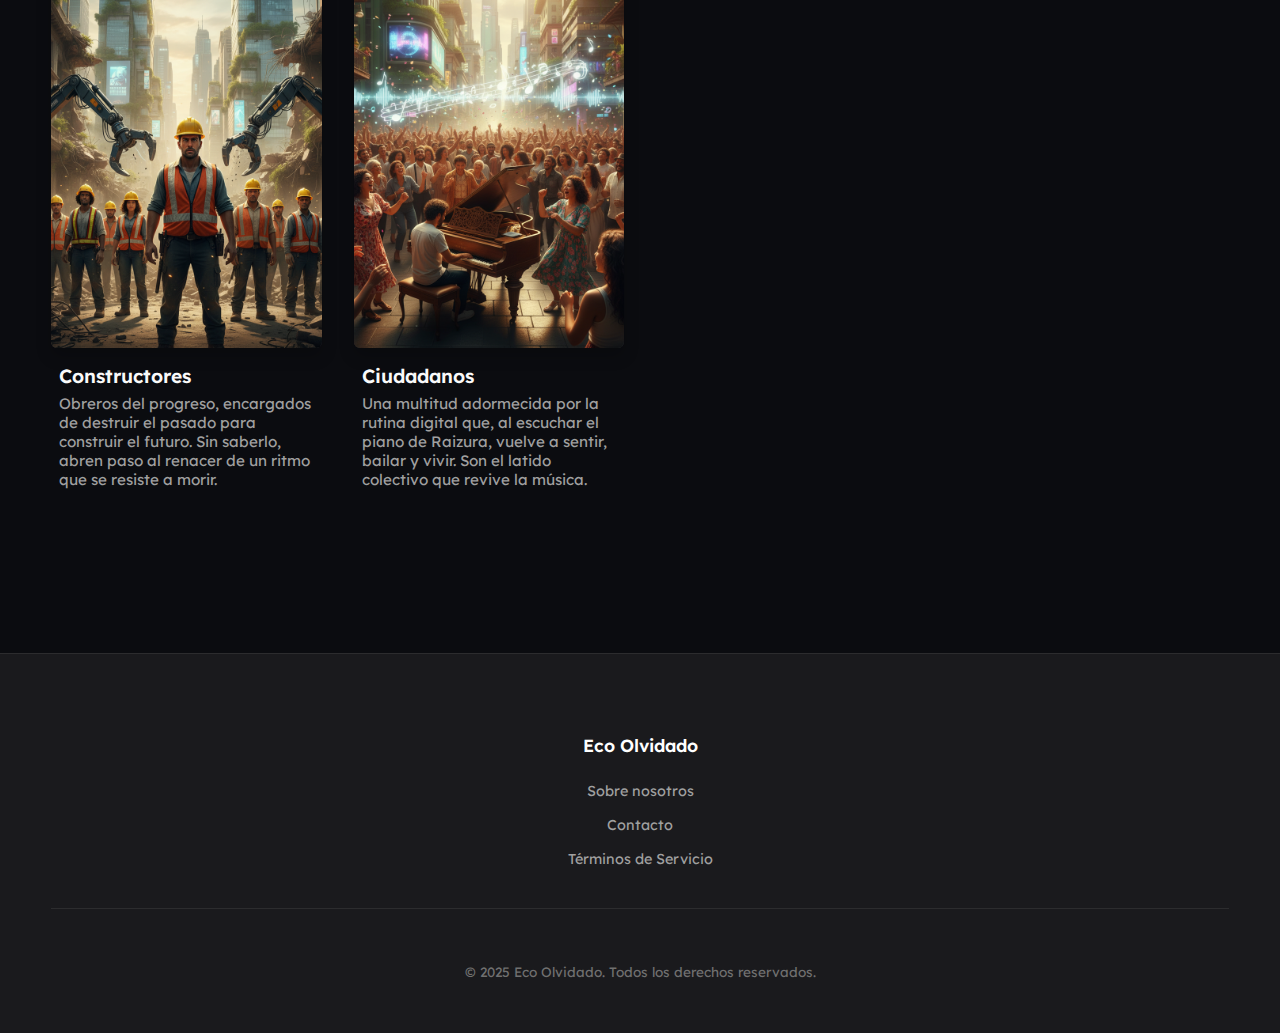
<file: 3_Crear_bases_datos_comic/capitulos.html>
<!DOCTYPE html>
<html lang="es">
<head>
    <meta charset="UTF-8">
    <meta name="viewport" content="width=device-width, initial-scale=1.0">
    <title>Ver Capítulo - Eco Olvidado</title>
    <link rel="stylesheet" href="styles3.css">
   
</head>
<body>

<header class="main-header">
    <nav class="navegacion">
        <div class="nav-left">
            <a href="index.html" class="logo">
                <h1>Eco Olvidado</h1>
            </a>
            <div class="nav-links">
                <a href="index.html">Inicio</a>
                <a href="Capitulos.html" class="active">Capítulos</a>
                <a href="Personajes.html">Personajes</a>
            </div>
        </div>
        <div class="nav-right">
            <a href="#" class="header-icon"><svg xmlns="http://www.w3.org/2000/svg" width="24" height="24" viewBox="0 0 24 24" fill="none" stroke="currentColor" stroke-width="2" stroke-linecap="round" stroke-linejoin="round"><circle cx="11" cy="11" r="8"></circle><line x1="21" y1="21" x2="16.65" y2="16.65"></line></svg></a>
            <a href="#" class="header-icon"><svg xmlns="http://www.w3.org/2000/svg" width="24" height="24" viewBox="0 0 24 24" fill="none" stroke="currentColor" stroke-width="2" stroke-linecap="round" stroke-linejoin="round"><path d="M20 21v-2a4 4 0 0 0-4-4H8a4 4 0 0 0-4 4v2"></path><circle cx="12" cy="7" r="4"></circle></svg></a>
        </div>
    </nav>
</header>

<main class="video-layout">
    
 

    <section class="episode-nav-bar">
        <div class="nav-content">
            <a href="index.html" class="nav-btn prev">
                <svg width="20" height="20" viewBox="0 0 24 24" fill="none" stroke="currentColor" stroke-width="2"><path d="M19 12H5M12 19l-7-7 7-7"/></svg>
                <span>Anterior</span>
            </a>

            <a href="Capitulos.html" class="nav-btn list">
                <svg width="20" height="20" viewBox="0 0 24 24" fill="none" stroke="currentColor" stroke-width="2"><line x1="8" y1="6" x2="21" y2="6"></line><line x1="8" y1="12" x2="21" y2="12"></line><line x1="8" y1="18" x2="21" y2="18"></line><line x1="3" y1="6" x2="3.01" y2="6"></line><line x1="3" y1="12" x2="3.01" y2="12"></line><line x1="3" y1="18" x2="3.01" y2="18"></line></svg>
                Lista de Episodios
            </a>

            <a href="#" class="nav-btn next">
                <span>Siguiente</span>
                <svg width="20" height="20" viewBox="0 0 24 24" fill="none" stroke="currentColor" stroke-width="2"><path d="M5 12h14M12 5l7 7-7 7"/></svg>
            </a>
        </div>
    </section>

    <section class="contenido-capitulo">
        <div class="details-header">
            <h1 class="ep-title">El Despertar del Eco</h1>
            
                     <section class="player-container">
        <div class="video-wrapper">
           <video width="auto" height="500px" controls>
  <source src="" type="video/mp4">
Your browser does not support the video tag
            <div class="play-button-centered">
            </div>
        </div>
    </section>
 
            <div class="ep-meta">
                <span class="episode-tag">Episodio 1</span>
                <span class="date">10 Oct 2026</span>
                <span class="duration">24 min</span>
            </div>
        </div>

        <div class="details-grid">
            <div class="synopsis">
                <h3>Sinopsis</h3>
                <p>Raizura, un joven del futuro donde la música en vivo casi no existe, visita el viejo Museo de Fruko antes de su demolición. Al tocar un piano olvidado, despierta el espíritu de Fruko, quien le enseña a sentir y vivir la música. Con sus lecciones, Raizura descubre un legado que parecía perdido. El día final, toca en la plaza y hace que la gente vuelva a bailar. Viéndolo, el fantasma se desvanece en paz al saber que su ritmo seguirá vivo.</p>
            </div>
     
        </div>
    </section>
            <div class="sidebar-info">
                <div class="info-block">
                    <h4>Director</h4>
                    <p>Raizura S.A.S</p>
                </div>
            </div>
        </div>
    </section>

</main>

<footer class="main-footer-container">
    <div class="footer-content">
        <div class="footer-section">
            <h4>Eco Olvidado</h4>
            <a href="#">Sobre nosotros</a>
            <a href="#">Contacto</a>
        </div>
    </div>
    <div class="footer-copyright">
        <p>&copy; 2025 Raizura. Todos los derechos reservados.</p>
    </div>
</footer>
<script type="module" src="capitulos.js"></script>

</body>
</html>
</file>
<file: 1_repaso-conceptos/styles.css>
* {
    margin: 0;
    padding: 0;
    box-sizing: border-box;
}

body {
    background-color: rgb(10, 25, 75);
    color: white;
    font-family: Arial, sans-serif;
    display: flex;
    flex-direction: column;
    align-items: center;
    justify-content: center;
    height: 100vh;
}

#Goku { 
    border: 5px solid black;
    border-radius: 8px;
    width: 400px;
    height: auto;
    display: flex;
    box-shadow: 20px 5px 50px rgba(0, 0, 0, 0.5);
}

button {
    background-color: rgb(52, 96, 240);
    border: 2px solid rgb(100, 112, 177);
    border-radius: 8px;
    padding: 10px 20px;
    cursor: pointer;
    font-weight: bold;
    color: white;
    margin: 10px;  
    transition: background-color 0.3s, transform 0.2s;
}
</file>
<file: 2_escenario_interactivo/style.css>
* {
    margin: 0;
    padding: 0;
    box-sizing: border-box;

}
.Principal {
   width: 700px;
    height: 500px;
    display: flex;
    justify-content: center;
    align-items: center;
}
.fondo {
   background-color: black;

}

.esferas {
    width: 50px;
    height: 50px;
    position: absolute;
}


.esfera1 {
    width: 50px;
    height: 50px;
}
</file>
<file: 3_Crear_bases_datos_comic/styles.css>
*,
*::before,
*::after {
    box-sizing: border-box;
}

body {
    background-color: #0B0C10; 
    color: #ffffff; 
    font-family: 'Lexend', 'Lato', 'Helvetica Neue', Helvetica, Arial, sans-serif;
    margin: 0;
    padding-top: 64px; 
}

a {
    text-decoration: none;
    color: inherit;
    transition: color 0.2s ease;
}

img {
    display: block;
    max-width: 100%;
}

.main-header {
    background-color: #1A1A1D;
    border-bottom: 1px solid #2C2C2E;
    padding: 0 4vw;
    position: fixed; 
    top: 0;
    left: 0;
    width: 100%;
    z-index: 1000;
}

.navegacion {
    display: flex;
    align-items: center;
    justify-content: space-between;
    height: 64px;
    max-width: 1920px; 
    margin: 0 auto;
}

.nav-left {
    display: flex;
    align-items: center;
    gap: 24px;
}

.logo h1 {
    color: #ff0000;
    font-size: 1.6rem;
    font-weight: 700;
    margin: 0;
    padding-right: 20px;
}

.nav-links a {
    color: #E0E0E0;
    padding: 10px;
    font-size: 1rem;
    font-weight: 600;
    position: relative;
}

.nav-links a::after {
    content: '';
    position: absolute;
    bottom: -2px;
    left: 10px;
    right: 10px;
    height: 3px;
    background-color: #ff0000;
    transform: scaleX(0);
    transform-origin: center;
    transition: transform 0.3s cubic-bezier(0.175, 0.885, 0.32, 1.275);
}

.nav-links a:hover,
.nav-links a:focus {
    color: #ffffff; 
}

.nav-links a:hover::after,
.nav-links a.active::after {
    transform: scaleX(1);
}

.nav-links a.active {
    color: #ffffff; 
}

.nav-right {
    display: flex;
    align-items: center;
    gap: 28px;
}

.header-icon {
    color: #E0E0E0;
    transition: color 0.2s ease;
}
.header-icon:hover {
    color: #ff0000;
}

.contenido-principal {
    padding: 64px 4vw;
    max-width: 1920px;
    margin: 0 auto;
}

.section-title {
    font-size: 2.2rem;
    font-weight: 700;
    margin-top: 0;
    margin-bottom: 48px;
    border-left: 5px solid #ff0000;
    padding-left: 20px;
    color: #FAFAFA;
}

.grid-container {
    display: grid;
    grid-template-columns: repeat(auto-fill, minmax(220px, 1fr)); 
 
    gap: 56px 32px; 
}

.card {
    background-color: transparent;
    cursor: pointer;
}

.card-image-container {
    width: 100%;
    aspect-ratio: 2 / 3; 
    background-color: #2C2C2E;
    overflow: hidden;
    margin-bottom: 16px; 
    border-radius: 6px; 
    position: relative;
    box-shadow: 0 8px 16px rgba(0, 0, 0, 0.2);
    transition: transform 0.3s cubic-bezier(0.25, 0.46, 0.45, 0.94), box-shadow 0.3s ease;
}

.card:hover .card-image-container {
    transform: translateY(-10px); 
    box-shadow: 0 16px 32px rgba(0, 0, 0, 0.35);
}

.card-image-container::after {
    content: '';
    position: absolute;
    bottom: 0;
    left: 0;
    right: 0;
    height: 50%;
    background: linear-gradient(to top, rgba(0,0,0,0.7), transparent);
    opacity: 0;
    transition: opacity 0.3s ease;
}

.card:hover .card-image-container::after {
    opacity: 1;
}

.card-tag {
    position: absolute;
    top: 12px;
    left: 12px;
    background-color: rgba(11, 12, 16, 0.8);
    color: #ff0000;
    padding: 5px 10px;
    border-radius: 4px;
    font-size: 0.85rem;
    font-weight: 700;
    z-index: 2;
}

.card img {
    width: 100%;
    height: 100%;
    object-fit: cover; 
    transition: transform 0.4s cubic-bezier(0.25, 0.46, 0.45, 0.94);
}

.card:hover img {
    transform: scale(1.1);
}

.card-content {
    padding: 0 8px;
}

.card-title {
    font-size: 1.2rem;
    font-weight: 600;
    color: #FAFAFA;
    margin: 0 0 6px 0;
    white-space: nowrap;
    overflow: hidden;
    text-overflow: ellipsis;
    transition: color 0.2s ease;
}

.card:hover .card-title {
    color: #ff0000; 
}

.card-description {
    font-size: 0.95rem;
    color: #A0A0A0; 
    margin: 0;
    font-weight: 400;
}

.main-footer-container {
    background-color: #1A1A1D;
    color: #A0A0A0;
    padding: 80px 4vw 40px;
    margin-top: 100px;
    border-top: 1px solid #2C2C2E;
}

.footer-content {
    max-width: 1200px;
    margin: 0 auto 40px;
    display: flex;
    flex-direction: column;
    align-items: center;
    text-align: center;
}

.footer-section {
    display: flex;
    flex-direction: column;
    gap: 16px;
}

.footer-section h4 {
    color: #ffffff;
    font-size: 1.1rem;
    font-weight: 600;
    margin: 0 0 10px;
}

.footer-section a {
    font-size: 0.9rem;
}

.footer-section a:hover {
    color: #ff2600;
    text-decoration: underline;
}

.footer-copyright {
    text-align: center;
    font-size: 0.85rem;
    color: #707070;
    padding-top: 40px;
    border-top: 1px solid #2C2C2E;
    max-width: 1200px;
    margin: 0 auto;
}


.hero-banner {
    position: relative;
    height: 85vh; 
    margin: -64px -4vw 64px; 
    display: flex;
    align-items: flex-end; 
    color: #ffffff;
    overflow: hidden;
}

.hero-background {
    position: absolute;
    top: 0;
    left: 0;
    width: 100%;
    height: 100%;
    background-image: url('Generated Image November 12, 2025 - 4_44PM.png'); 
    background-size: cover;
    background-position: center;
    z-index: 1;
}

.hero-gradient {
    position: absolute;
    bottom: 0;
    left: 0;
    width: 100%;
    height: 80%;
    background: linear-gradient(to top, #0B0C10 15%, rgba(11, 12, 16, 0.7) 50%, rgba(11, 12, 16, 0) 100%);
    z-index: 2;
}

.hero-content {
    position: relative;
    z-index: 3;
    padding: 0 4vw 10vh;
    max-width: 45%;
}

.hero-title {
    font-family: 'Lexend', sans-serif;
    font-size: clamp(2.5rem, 5vw, 4rem); 
    font-weight: 700;
    margin: 0 0 20px 0;
    text-shadow: 0 4px 15px rgba(0, 0, 0, 0.7);
    line-height: 1.1;
}

.hero-description {
    font-family: 'Lato', sans-serif;
    font-size: 1.1rem;
    line-height: 1.6;
    max-width: 550px;
    text-shadow: 0 2px 8px rgba(0, 0, 0, 0.8);
    margin-bottom: 32px;
}

.hero-buttons {
    display: flex;
    gap: 16px;
    align-items: center;
}

.btn {
    display: flex;
    align-items: center;
    justify-content: center;
    gap: 10px;
    padding: 12px 28px;
    border: none;
    border-radius: 6px;
    font-size: 1.1rem;
    font-weight: 700;
    cursor: pointer;
    transition: transform 0.2s ease, background-color 0.2s ease;
}

.btn:hover {
    transform: scale(1.05);
}

.btn-primary {
    background-color: #ffffff;
    color: #0B0C10;
}

.btn-primary:hover {
    background-color: #E0E0E0;
}

.btn-secondary {
    background-color: rgba(110, 110, 110, 0.5);
    color: #ffffff;
    border: 1px solid rgba(255, 255, 255, 0.4);
}
.btn-secondary span:first-child{
    font-size: 1.5rem;
    line-height: 1;
}

.btn-secondary:hover {
    background-color: rgba(140, 140, 140, 0.7);
}

.contenido-principal {
    padding-top: 0;
}


.capitulos-section {
    margin-top: 80px;
    margin-bottom: 40px;
}

.capitulos-section::before {
    content: 'Episodios / Capítulos'; 
    display: block;
    font-size: 2.2rem;
    font-weight: 700;
    margin-bottom: 32px;
    border-left: 5px solid #ff0000;
    padding-left: 20px;
    color: #FAFAFA;
    font-family: 'Lexend', sans-serif;
}

.grid-container2 {
    display: grid;
    grid-template-columns: repeat(auto-fill, minmax(280px, 1fr));
    gap: 30px;
}

.card-capitulos {
    background-color: #1A1A1D; 
    border: 1px solid #2C2C2E;
    border-radius: 8px;
    overflow: hidden; 
    display: flex;
    flex-direction: column; 
    transition: transform 0.3s ease, box-shadow 0.3s ease, border-color 0.3s ease;
    height: 100%; 
    position: relative;
}

.card-capitulos:hover {
    transform: translateY(-8px);
    box-shadow: 0 12px 24px rgba(0, 0, 0, 0.5);
    border-color: #ff0000; 
}

.card-capitulos p:last-child {
    order: -1; 
    margin: 0;
    width: 100%;
    height: 180px; 
    overflow: hidden;
}

.card-capitulos img {
    width: 100%;
    height: 100%;
    object-fit: cover; 
    transition: transform 0.4s ease;
}

.card-capitulos:hover img {
    transform: scale(1.1);
}


.card-capitulos h3 {
    font-size: 1.25rem;
    color: #ffffff;
    margin: 16px 16px 8px 16px; 
    font-weight: 600;
}

.card-capitulos p {
    color: #A0A0A0;
    font-size: 0.95rem;
    margin: 0 16px 16px 16px;
    line-height: 1.5;
}

.card-capitulos p strong {
    color: #E0E0E0;
}

@media (max-width: 992px) {
    .grid-container {
        grid-template-columns: repeat(auto-fill, minmax(180px, 1fr));
    }
}

@media (max-width: 768px) {
    .nav-links {
        display: none; 
    }
    .logo h1 {
        font-size: 1.4rem;
    }
    .grid-container {
        grid-template-columns: repeat(auto-fill, minmax(150px, 1fr));
        gap: 40px 20px;
    }
    .section-title {
        font-size: 1.8rem;
    }
}

@media (max-width: 480px) {
    .grid-container {
        grid-template-columns: repeat(2, 1fr); 
        gap: 32px 16px;
    }
}
</file>
<file: 3_Crear_bases_datos_comic/styles3.css>
*, *::before, *::after { box-sizing: border-box; }

body {
    background-color: #0B0C10; 
    color: #ffffff; 
    font-family: 'Lexend', 'Lato', sans-serif;
    margin: 0;
    padding-top: 64px; 
}

a { text-decoration: none; color: inherit; transition: 0.2s ease; }
img { display: block; max-width: 100%; }

.main-header {
    background-color: #1A1A1D; border-bottom: 1px solid #2C2C2E;
    padding: 0 4vw; position: fixed; top: 0; left: 0; width: 100%; z-index: 1000;
}
.navegacion {
    display: flex; align-items: center; justify-content: space-between; height: 64px; max-width: 1920px; margin: 0 auto;
}
.nav-left { display: flex; align-items: center; gap: 24px; }
.logo h1 { color: #ff0000; font-size: 1.6rem; font-weight: 700; margin: 0; padding-right: 20px; }
.nav-links a { color: #E0E0E0; padding: 10px; font-weight: 600; position: relative; }
.nav-links a:hover, .nav-links a.active { color: #ffffff; }
.nav-links a::after {
    content: ''; position: absolute; bottom: -2px; left: 10px; right: 10px; height: 3px;
    background-color: #ff0000; transform: scaleX(0); transition: transform 0.3s;
}
.nav-links a.active::after { transform: scaleX(1); }
.nav-right { display: flex; gap: 20px; color: #E0E0E0; }

.player-container {
    width: 100%;
    background-color: #000000;
    display: flex;
    justify-content: center;
}

.video-wrapper {
    width: 100%;
    max-width: 1600px; 
    aspect-ratio: 16 / 9;
    background-color: #000;
    position: relative;
}

.video-wrapper img {
    width: 100%;
    height: 100%;
    object-fit: cover;
    opacity: 0.6;
}

.play-button-centered {
    position: absolute;
    top: 50%; left: 50%;
    transform: translate(-50%, -50%);
    color: #ff0000;
    cursor: pointer;
    transition: transform 0.2s ease;
    filter: drop-shadow(0 0 10px rgba(0,0,0,0.5));
}
.play-button-centered:hover { transform: translate(-50%, -50%) scale(1.1); }

.episode-nav-bar {
    background-color: #151518;
    border-bottom: 1px solid #2C2C2E;
    padding: 15px 4vw;
}

.nav-content {
    max-width: 1200px;
    margin: 0 auto;
    display: flex;
    justify-content: space-between;
    align-items: center;
}

.nav-btn {
    display: flex; align-items: center; gap: 8px;
    color: #A0A0A0; font-weight: 600; font-size: 0.95rem;
    padding: 8px 16px; border-radius: 4px;
}

.nav-btn:hover { background-color: #2C2C2E; color: #ffffff; }

.nav-btn.next { color: #ffffff; background-color: #ff0000; }
.nav-btn.next:hover { background-color: #cc0000; }

.episode-details-container {
    max-width: 1200px;
    margin: 40px auto 80px;
    padding: 0 4vw;
}

.details-header {
    margin-bottom: 30px;
    border-bottom: 1px solid #2C2C2E;
    padding-bottom: 20px;
}

.ep-title {
    font-family: 'Lexend', sans-serif;
    font-size: 2.5rem;
    margin: 0 0 12px 0;
    color: #ffffff;
}

.ep-meta {
    display: flex; gap: 20px; align-items: center;
    font-size: 1rem; color: #A0A0A0;
}

.season-tag, .episode-tag {
    color: #ff0000; font-weight: 700; text-transform: uppercase;
}

.details-grid {
    display: grid;
    grid-template-columns: 3fr 1fr; 
    gap: 60px;
}

.synopsis h3 { margin-top: 0; font-size: 1.2rem; color: #fff; }
.synopsis p { color: #C0C0C0; line-height: 1.6; margin-bottom: 20px; }

.info-block h4 {
    color: #707070; text-transform: uppercase; font-size: 0.85rem; margin-bottom: 12px;
}

.main-footer-container {
    background-color: #1A1A1D; color: #A0A0A0;
    padding: 60px 4vw 30px; margin-top: auto; border-top: 1px solid #2C2C2E; text-align: center;
}
.footer-section h4 { color: #fff; margin-bottom: 15px; }
.footer-section a { color: #A0A0A0; margin: 0 10px; font-size: 0.9rem; }
.footer-section a:hover { color: #ff0000; }
.footer-copyright { margin-top: 30px; font-size: 0.8rem; border-top: 1px solid #2C2C2E; padding-top: 20px; }

@media (max-width: 900px) {
    .details-grid { grid-template-columns: 1fr; gap: 30px; }
    .ep-title { font-size: 1.8rem; }
    .nav-btn span { display: none; }
    .nav-btn.list span { display: inline; }
}
</file>
